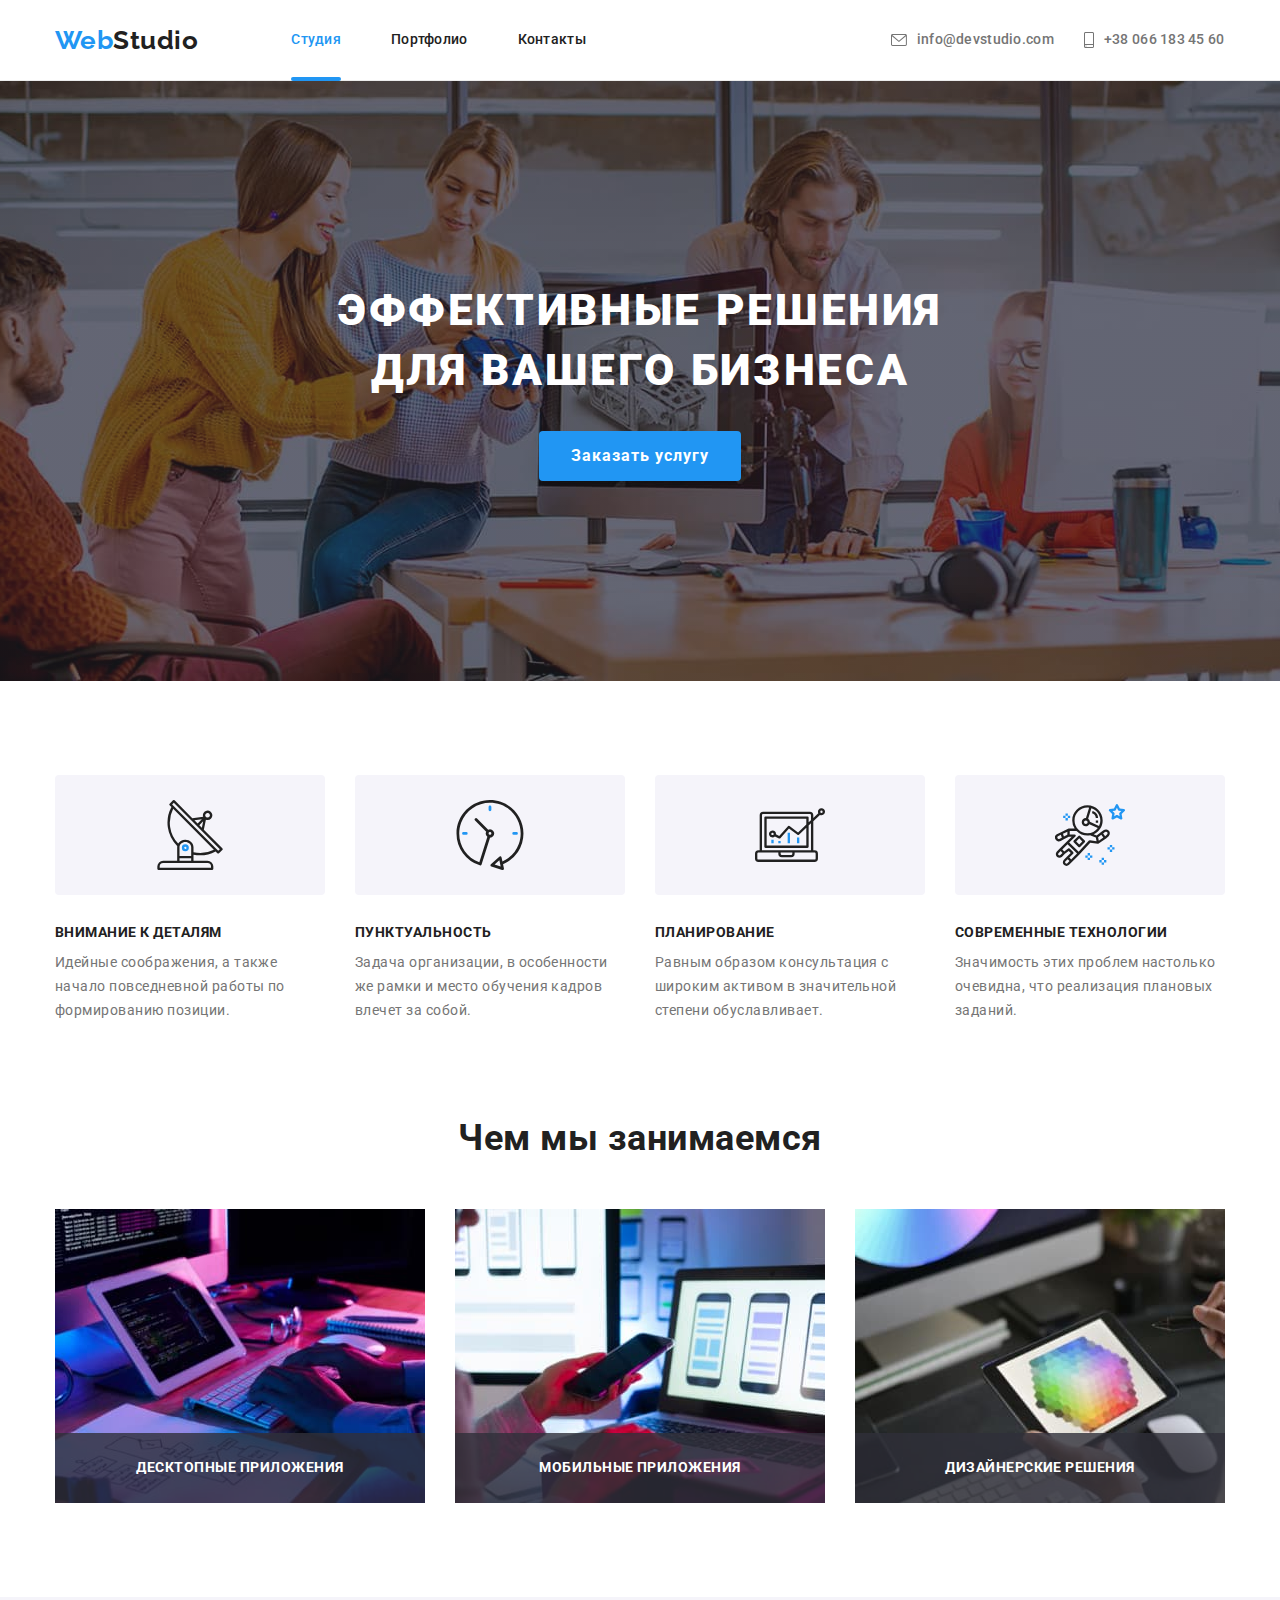
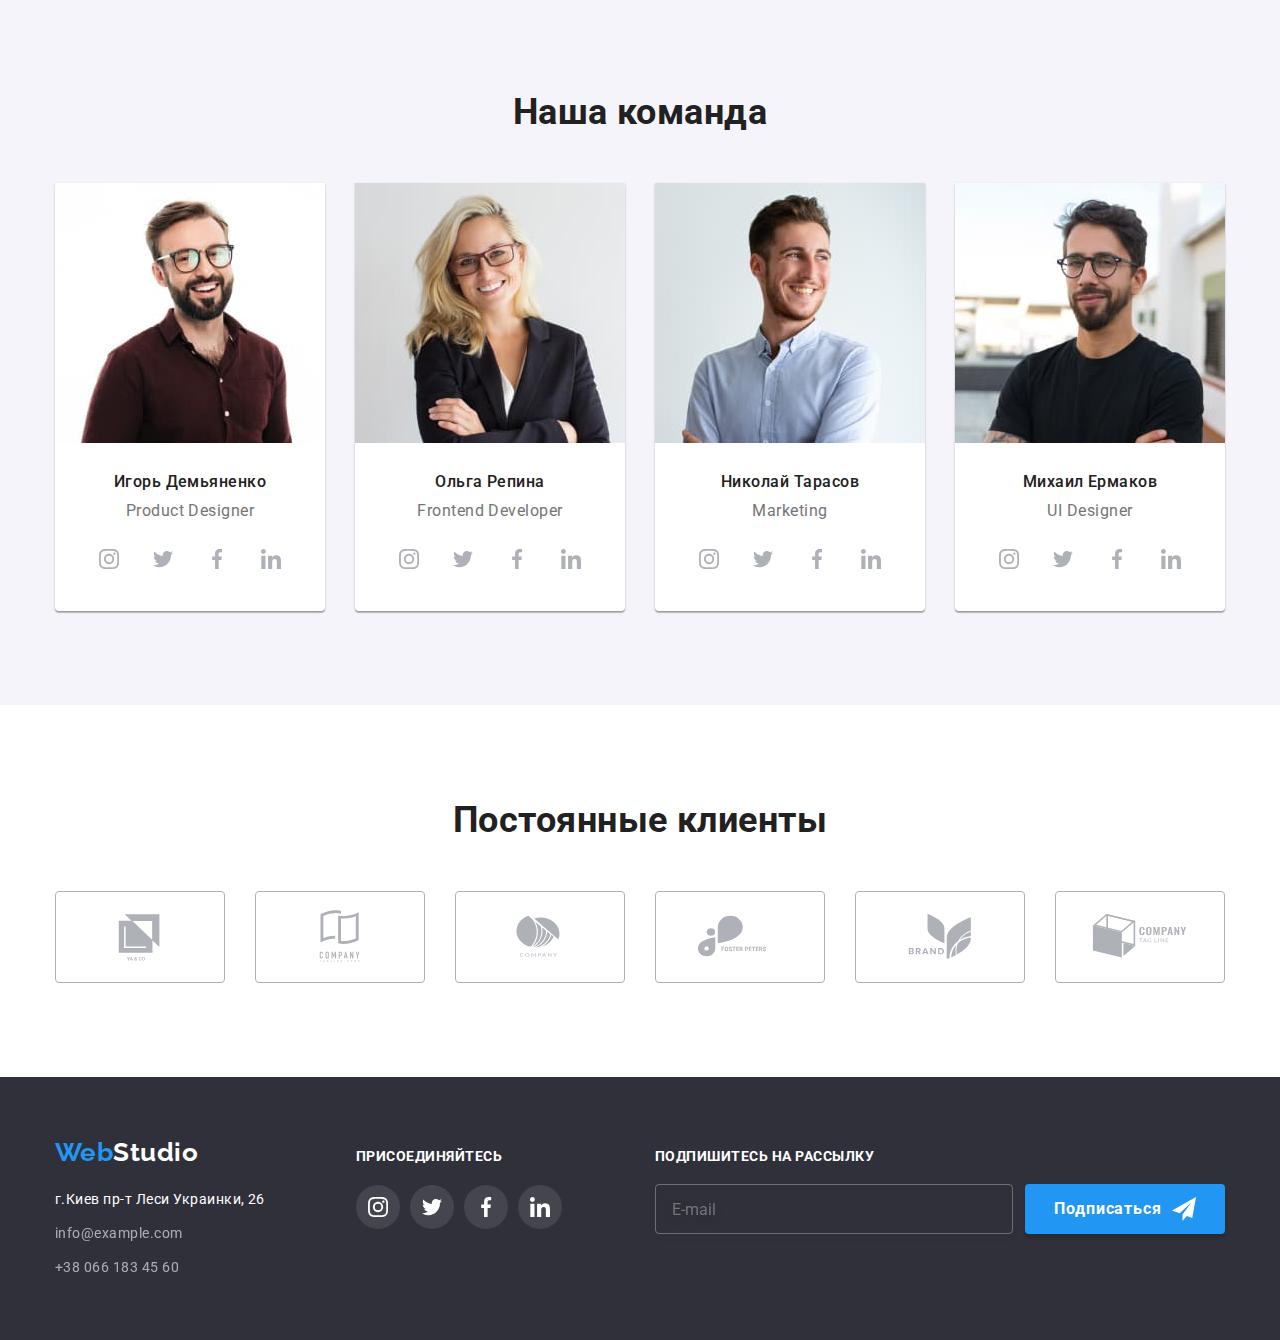
<file: index.html>
<!DOCTYPE html>
<html lang="en">
  <head>
    <meta charset="UTF-8" />
    <meta http-equiv="X-UA-Compatible" content="IE=edge" />
    <meta name="viewport" content="width=device-width, initial-scale=1.0" />
    <title>WebStudio</title>
    <link rel="preconnect" href="https://fonts.googleapis.com" />
    <link rel="preconnect" href="https://fonts.gstatic.com" crossorigin />
    <link
      href="https://fonts.googleapis.com/css2?family=Raleway:wght@700&family=Roboto:wght@400;500;700;900&display=swap"
      rel="stylesheet"
    />
    <link
      rel="stylesheet"
      href="https://cdnjs.cloudflare.com/ajax/libs/modern-normalize/1.1.0/modern-normalize.min.css"
    />
    <link rel="stylesheet" href="./css/main.min.css" />
  </head>
  <body>
    <!-- Header -->
    <header class="page-header">
      <div class="container main-header">
        <nav class="site-nav">
          <a href="./index.html" class="logo"><span class="logo--web-color">Web</span>Studio</a>
          <div class="menu-container">
            <ul class="site-nav__list list">
              <li class="site-nav__item">
                <a href="./index.html" class="site-nav__link site-nav__link--active">Студия</a>
              </li>
              <li class="site-nav__item">
                <a href="./portfolio.html" class="site-nav__link">Портфолио</a>
              </li>
              <li class="site-nav__item">
                <a href="" class="site-nav__link">Контакты</a>
              </li>
            </ul>
            <ul class="contact-header__list list">
              <li class="contact-header__item">
                <a href="mailto:info@devstudio.com" class="contact-header__link"
                  ><svg class="contact-header__icon" width="16px" height="12px">
                    <use href="./images/icons.svg#icon-email"></use></svg
                  >info@devstudio.com</a
                >
              </li>
              <li class="contact-header__item">
                <a href="tel:+380661834560" class="contact-header__link"
                  ><svg class="contact-header__icon" width="10px" height="16px">
                    <use href="./images/icons.svg#icon-phone"></use></svg
                  >+38 066 183 45 60</a
                >
              </li>
            </ul>
          </div>
          <button type="button" class="menu-open-button" aria-expanded="false" data-menu-button>
            <svg width="40px" height="40px" aria-label="Menu Switcher">
              <use class="icon-menu" href="./images/icons.svg#icon-menu"></use>
            </svg>
          </button>
        </nav>
      </div>
      <div class="mob-menu is-hidden">
        <button type="button" class="menu-close-button" aria-expanded="false" data-menu-button>
          <svg width="40px" height="40px" aria-label="Menu Switcher">
            <use class="icon-close" href="./images/icons.svg#icon-close"></use>
          </svg>
        </button>
        <div class="container">
          <div class="mob-menu__top">
            <ul class="mob-menu-nav__list list">
              <li class="mob-menu-nav__item">
                <a href="./index.html" class="mob-menu-nav__link mob-menu-nav__link--active"
                  >Студия</a
                >
              </li>
              <li class="mob-menu-nav__item">
                <a href="./portfolio.html" class="mob-menu-nav__link">Портфолио</a>
              </li>
              <li class="mob-menu-nav__item">
                <a href="" class="mob-menu-nav__link">Контакты</a>
              </li>
            </ul>
          </div>
          <div class="mob-menu__bottom">
            <ul class="mob-menu__contact-list list">
              <li class="mob-menu__contact-item">
                <a href="tel:+380661834560" class="mob-menu__link mob-menu__link--active">
                  +38 066 183 45 60</a
                >
              </li>
              <li class="mob-menu__contact-item">
                <a href="mailto:info@devstudio.com" class="mob-menu__link"> info@devstudio.com</a>
              </li>
            </ul>
            <ul class="mob-menu__social-list list">
              <li class="mob-menu__social-item">
                <a
                  class="mob-menu__social-link link"
                  href="http://instagram.com"
                  target="_blank"
                  aria-label="Instagram"
                  >Instagram</a
                >
              </li>
              <li class="mob-menu__social-item">
                <a
                  class="mob-menu__social-link link"
                  href="http://twitter.com"
                  target="_blank"
                  aria-label="Twitter"
                  >Twitter</a
                >
              </li>
              <li class="mob-menu__social-item">
                <a
                  class="mob-menu__social-link link"
                  href="http://facebook.com"
                  target="_blank"
                  aria-label="Facebook"
                >
                  Facebook
                </a>
              </li>
              <li class="mob-menu__social-item">
                <a
                  class="mob-menu__social-link link"
                  href="http://linkedin.com"
                  target="_blank"
                  aria-label="LinkedIn"
                  >LinkedIn</a
                >
              </li>
            </ul>
          </div>
        </div>
      </div>
    </header>

    <!-- Main Content -->
    <main>
      <!-- Hero Section -->
      <section class="section-hero">
        <div class="container">
          <h1 class="section-heading section-heading--hero">
            Эффективные решения для вашего бизнеса
          </h1>
          <button class="button--accent" type="button" data-modal-open>Заказать услугу</button>
        </div>
      </section>

      <!-- Features Section -->
      <section class="section features">
        <div class="container">
          <h2 class="features--visually-hidden">Наши особенности</h2>
          <ul class="features__list list">
            <li class="features__item">
              <div class="features__icon-container">
                <svg width="70px" height="70px">
                  <use href="./images/icons.svg#icon-antenna"></use>
                </svg>
              </div>
              <h3 class="features__heading">Внимание к деталям</h3>
              <p class="features-text">
                Идейные соображения, а также начало повседневной работы по формированию позиции.
              </p>
            </li>
            <li class="features__item">
              <div class="features__icon-container">
                <svg width="70px" height="70px">
                  <use href="./images/icons.svg#icon-clock"></use>
                </svg>
              </div>
              <h3 class="features__heading">Пунктуальность</h3>
              <p class="features-text">
                Задача организации, в особенности же рамки и место обучения кадров влечет за собой.
              </p>
            </li>
            <li class="features__item">
              <div class="features__icon-container">
                <svg width="70px" height="70px">
                  <use href="./images/icons.svg#icon-diagram"></use>
                </svg>
              </div>
              <h3 class="features__heading">Планирование</h3>
              <p class="features-text">
                Равным образом консультация с широким активом в значительной степени обуславливает.
              </p>
            </li>
            <li class="features__item">
              <div class="features__icon-container">
                <svg width="70px" height="70px">
                  <use href="./images/icons.svg#icon-astronaut"></use>
                </svg>
              </div>
              <h3 class="features__heading">Современные технологии</h3>
              <p class="features-text">
                Значимость этих проблем настолько очевидна, что реализация плановых заданий.
              </p>
            </li>
          </ul>
        </div>
      </section>

      <!-- About-Us Section -->
      <section class="section about-us">
        <div class="container">
          <h2 class="section-heading">Чем мы занимаемся</h2>
          <ul class="about-us__list list">
            <li class="about-us__item">
              <div class="about-us__card-container">
                <picture>
                  <source
                    srcset="./images/todo-img1.jpg 1x, ./images/todo-img1-2x.jpg 2x"
                    media="(min-width:1200px)"
                  />
                  <img src="./images/todo-img1.jpg" alt="Планирование модели" width="370px" />
                </picture>
                <div class="about-us__text-container">
                  <p class="about-us__text">Десктопные приложения</p>
                </div>
              </div>
            </li>
            <li class="about-us__item">
              <div class="about-us__card-container">
                <picture>
                  <source
                    srcset="./images/todo-img2.jpg 1x, ./images/todo-img2-2x.jpg 2x"
                    media="(min-width:1200px)"
                  />
                  <img
                    src="./images/todo-img2.jpg"
                    alt="Тестирование дизайна приложения"
                    width="370px"
                  />
                </picture>
                <div class="about-us__text-container">
                  <p class="about-us__text">Мобильные приложения</p>
                </div>
              </div>
            </li>
            <li class="about-us__item">
              <div class="about-us__card-container">
                <picture>
                  <source
                    srcset="./images/todo-img3.jpg 1x, ./images/todo-img3-2x.jpg 2x"
                    media="(min-width:1200px)"
                  />
                  <img src="./images/todo-img3.jpg" alt="Дизайнерские решения" width="370px" />
                </picture>
                <div class="about-us__text-container">
                  <p class="about-us__text">Дизайнерские решения</p>
                </div>
              </div>
            </li>
          </ul>
        </div>
      </section>

      <!-- Our Team Section -->
      <section class="section our-team">
        <div class="container">
          <h2 class="section-heading">Наша команда</h2>
          <ul class="our-team__list list">
            <li class="our-team__item">
              <picture>
                <source
                  srcset="./images/team-img-1-desktop.jpg 1x, ./images/team-img-1-desktop-2x.jpg 2x"
                  media="(min-width:1200px)"
                />
                <source
                  srcset="./images/team-img-1-tab.jpg 1x, ./images/team-img-1-tab-2x.jpg 2x"
                  media="(min-width:768px)"
                />
                <source
                  srcset="./images/team-img-1-mob.jpg 1x, ./images/team-img-1-mob-2x.jpg 2x"
                  media="(min-width:320px)"
                />
                <img
                  class="our-team__img"
                  src="./images/team-img-1-mob.jpg"
                  alt="Игорь Демьяненко"
                  width="450px"
                />
              </picture>

              <div class="our-team__description-container">
                <h3 class="our-team__name">Игорь Демьяненко</h3>
                <p class="our-team__position-name">Product Designer</p>
                <ul class="our-team__social-list list">
                  <li class="our-team__social-item">
                    <a
                      class="our-team__social-link link"
                      href="http://instagram.com"
                      target="_blank"
                      aria-label="instagram"
                      ><svg width="20px" height="20px">
                        <use href="./images/icons.svg#instagram-icon"></use></svg
                    ></a>
                  </li>
                  <li class="our-team__social-item">
                    <a
                      class="our-team__social-link link"
                      href="http://twitter.com"
                      target="_blank"
                      aria-label="twitter"
                      ><svg width="20px" height="20px">
                        <use href="./images/icons.svg#twitter-icon"></use></svg
                    ></a>
                  </li>
                  <li class="our-team__social-item">
                    <a
                      class="our-team__social-link link"
                      href="http://facebook.com"
                      target="_blank"
                      aria-label="facebook"
                      ><svg width="20px" height="20px">
                        <use href="./images/icons.svg#facebook-icon"></use></svg
                    ></a>
                  </li>
                  <li class="our-team__social-item">
                    <a
                      class="our-team__social-link link"
                      href="http://linkedin.com"
                      target="_blank"
                      aria-label="linkedin"
                      ><svg width="20px" height="20px">
                        <use href="./images/icons.svg#linkedin-icon"></use></svg
                    ></a>
                  </li>
                </ul>
              </div>
            </li>
            <li class="our-team__item">
              <picture>
                <source
                  srcset="./images/team-img-2-desktop.jpg 1x, ./images/team-img-2-desktop-2x.jpg 2x"
                  media="(min-width:1200px)"
                />
                <source
                  srcset="./images/team-img-2-tab.jpg 1x, ./images/team-img-2-tab-2x.jpg 2x"
                  media="(min-width:768px)"
                />
                <source
                  srcset="./images/team-img-2-mob.jpg 1x, ./images/team-img-2-mob-2x.jpg 2x"
                  media="(min-width:320px)"
                />
                <img
                  class="our-team__img"
                  src="./images/team-img-2-mob.jpg"
                  alt="Ольга Репина"
                  width="450px"
                />
              </picture>
              <div class="our-team__description-container">
                <h3 class="our-team__name">Ольга Репина</h3>
                <p class="our-team__position-name">Frontend Developer</p>
                <ul class="our-team__social-list list">
                  <li class="our-team__social-item">
                    <a
                      class="our-team__social-link link"
                      href="http://instagram.com"
                      target="_blank"
                      aria-label="instagram"
                      ><svg width="20px" height="20px">
                        <use href="./images/icons.svg#instagram-icon"></use></svg
                    ></a>
                  </li>
                  <li class="our-team__social-item">
                    <a
                      class="our-team__social-link link"
                      href="http://twitter.com"
                      target="_blank"
                      aria-label="twitter"
                      ><svg width="20px" height="20px">
                        <use href="./images/icons.svg#twitter-icon"></use></svg
                    ></a>
                  </li>
                  <li class="our-team__social-item">
                    <a
                      class="our-team__social-link link"
                      href="http://facebook.com"
                      target="_blank"
                      aria-label="facebook"
                      ><svg width="20px" height="20px">
                        <use href="./images/icons.svg#facebook-icon"></use></svg
                    ></a>
                  </li>
                  <li class="our-team__social-item">
                    <a
                      class="our-team__social-link link"
                      href="http://linkedin.com"
                      target="_blank"
                      aria-label="linkedin"
                      ><svg width="20px" height="20px">
                        <use href="./images/icons.svg#linkedin-icon"></use></svg
                    ></a>
                  </li>
                </ul>
              </div>
            </li>
            <li class="our-team__item">
              <picture>
                <source
                  srcset="./images/team-img-3-desktop.jpg 1x, ./images/team-img-3-desktop-2x.jpg 2x"
                  media="(min-width:1200px)"
                />
                <source
                  srcset="./images/team-img-3-tab.jpg 1x, ./images/team-img-3-tab-2x.jpg 2x"
                  media="(min-width:768px)"
                />
                <source
                  srcset="./images/team-img-3-mob.jpg 1x, ./images/team-img-3-mob-2x.jpg 2x"
                  media="(min-width:320px)"
                />
                <img
                  class="our-team__img"
                  src="./images/team-img-3-mob.jpg"
                  alt="Николай Тарасов"
                  width="450px"
                />
              </picture>
              <div class="our-team__description-container">
                <h3 class="our-team__name">Николай Тарасов</h3>
                <p class="our-team__position-name">Marketing</p>
                <ul class="our-team__social-list list">
                  <li class="our-team__social-item">
                    <a
                      class="our-team__social-link link"
                      href="http://instagram.com"
                      target="_blank"
                      aria-label="instagram"
                      ><svg width="20px" height="20px">
                        <use href="./images/icons.svg#instagram-icon"></use></svg
                    ></a>
                  </li>
                  <li class="our-team__social-item">
                    <a
                      class="our-team__social-link link"
                      href="http://twitter.com"
                      target="_blank"
                      aria-label="twitter"
                      ><svg width="20px" height="20px">
                        <use href="./images/icons.svg#twitter-icon"></use></svg
                    ></a>
                  </li>
                  <li class="our-team__social-item">
                    <a
                      class="our-team__social-link link"
                      href="http://facebook.com"
                      target="_blank"
                      aria-label="facebook"
                      ><svg width="20px" height="20px">
                        <use href="./images/icons.svg#facebook-icon"></use></svg
                    ></a>
                  </li>
                  <li class="our-team__social-item">
                    <a
                      class="our-team__social-link link"
                      href="http://linkedin.com"
                      target="_blank"
                      aria-label="linkedin"
                      ><svg width="20px" height="20px">
                        <use href="./images/icons.svg#linkedin-icon"></use></svg
                    ></a>
                  </li>
                </ul>
              </div>
            </li>
            <li class="our-team__item">
              <picture>
                <source
                  srcset="./images/team-img-4-desktop.jpg 1x, ./images/team-img-4-desktop-2x.jpg 2x"
                  media="(min-width:1200px)"
                />
                <source
                  srcset="./images/team-img-4-tab.jpg 1x, ./images/team-img-4-tab-2x.jpg 2x"
                  media="(min-width:768px)"
                />
                <source
                  srcset="./images/team-img-4-mob.jpg 1x, ./images/team-img-4-mob-2x.jpg 2x"
                  media="(min-width:320px)"
                />
                <img
                  class="our-team__img"
                  src="./images/team-img-4-mob.jpg"
                  alt="Михаил Ермаков"
                  width="450px"
                />
              </picture>
              <div class="our-team__description-container">
                <h3 class="our-team__name">Михаил Ермаков</h3>
                <p class="our-team__position-name">UI Designer</p>
                <ul class="our-team__social-list list">
                  <li class="our-team__social-item">
                    <a
                      class="our-team__social-link link"
                      href="http://instagram.com"
                      target="_blank"
                      aria-label="instagram"
                      ><svg width="20px" height="20px">
                        <use href="./images/icons.svg#instagram-icon"></use></svg
                    ></a>
                  </li>
                  <li class="our-team__social-item">
                    <a
                      class="our-team__social-link link"
                      href="http://twitter.com"
                      target="_blank"
                      aria-label="twitter"
                      ><svg width="20px" height="20px">
                        <use href="./images/icons.svg#twitter-icon"></use></svg
                    ></a>
                  </li>
                  <li class="our-team__social-item">
                    <a
                      class="our-team__social-link link"
                      href="http://facebook.com"
                      target="_blank"
                      aria-label="facebook"
                      ><svg width="20px" height="20px">
                        <use href="./images/icons.svg#facebook-icon"></use></svg
                    ></a>
                  </li>
                  <li class="our-team__social-item">
                    <a
                      class="our-team__social-link link"
                      href="http://linkedin.com"
                      target="_blank"
                      aria-label="linkedin"
                      ><svg width="20px" height="20px">
                        <use href="./images/icons.svg#linkedin-icon"></use></svg
                    ></a>
                  </li>
                </ul>
              </div>
            </li>
          </ul>
        </div>
      </section>

      <!-- Our Clients Section -->
      <section class="section our-clients">
        <div class="container">
          <h2 class="section-heading">Постоянные клиенты</h2>
          <ul class="our-clients__list list">
            <li class="our-clients__item">
              <a class="our-clients__link link" href="" aria-label="company-logo">
                <svg width="106" height="60"><use href="./images/icons.svg#icon-logo-1"></use></svg
              ></a>
            </li>
            <li class="our-clients__item">
              <a class="our-clients__link link" href="" aria-label="company-logo">
                <svg width="106" height="60"><use href="./images/icons.svg#icon-logo-2"></use></svg
              ></a>
            </li>
            <li class="our-clients__item">
              <a class="our-clients__link link" href="" aria-label="company-logo">
                <svg width="106" height="60"><use href="./images/icons.svg#icon-logo-3"></use></svg
              ></a>
            </li>
            <li class="our-clients__item">
              <a class="our-clients__link link" href="" aria-label="company-logo">
                <svg width="106" height="60"><use href="./images/icons.svg#icon-logo-4"></use></svg
              ></a>
            </li>
            <li class="our-clients__item">
              <a class="our-clients__link link" href="" aria-label="company-logo">
                <svg width="106" height="60"><use href="./images/icons.svg#icon-logo-5"></use></svg
              ></a>
            </li>
            <li class="our-clients__item">
              <a class="our-clients__link link" href="" aria-label="company-logo">
                <svg width="106" height="60"><use href="./images/icons.svg#icon-logo-6"></use></svg
              ></a>
            </li>
          </ul>
        </div>
      </section>
    </main>

    <!-- Footer Section -->
    <footer class="footer">
      <div class="footer__positioning container">
        <div class="footer__contacts-container">
          <a href="./index.html" class="logo logo__footer"
            ><span class="logo--web-color">Web</span
            ><span class="logo--studio-color">Studio</span></a
          >
          <address>
            <ul class="footer__address-list list">
              <li class="footer__address-item">
                <a
                  class="footer__address-link"
                  href="https://goo.gl/maps/GCz9mcJcmjAWSKVcA"
                  target="_blank"
                  lang="ru"
                  >г.Киев пр-т Леси Украинки, 26</a
                >
              </li>
              <li class="footer__address-item">
                <a
                  class="footer__address-link footer__address-link--opacity"
                  href="mailto:info@example.com"
                  target="_blank"
                  >info@example.com</a
                >
              </li>
              <li class="footer__address-item">
                <a
                  class="footer__address-link footer__address-link--opacity"
                  href="tel:+380661834560"
                  target="_blank"
                  >+38 066 183 45 60</a
                >
              </li>
            </ul>
          </address>
        </div>
        <div class="footer__links-container">
          <p class="footer__social-heading">присоединяйтесь</p>
          <ul class="footer__social-list list">
            <li class="footer__social-item">
              <a
                class="footer__social-link link"
                href="http://instagram.com"
                target="_blank"
                aria-label="instagram"
                ><svg width="20px" height="20px">
                  <use href="./images/icons.svg#instagram-icon"></use></svg
              ></a>
            </li>
            <li class="footer__social-item">
              <a
                class="footer__social-link link"
                href="http://twitter.com"
                target="_blank"
                aria-label="instagram"
                ><svg width="20px" height="20px">
                  <use href="./images/icons.svg#twitter-icon"></use></svg
              ></a>
            </li>
            <li class="footer__social-item">
              <a
                class="footer__social-link link"
                href="http://facebook.com"
                target="_blank"
                aria-label="instagram"
                ><svg width="20px" height="20px">
                  <use href="./images/icons.svg#facebook-icon"></use></svg
              ></a>
            </li>
            <li class="footer__social-item">
              <a
                class="footer__social-link link"
                href="http://linkedin.com"
                target="_blank"
                aria-label="instagram"
                ><svg width="20px" height="20px">
                  <use href="./images/icons.svg#linkedin-icon"></use></svg
              ></a>
            </li>
          </ul>
        </div>
        <div class="footer__subscribe-container">
          <b class="footer__subscribe-text">Подпишитесь на рассылку</b>
          <form class="footer__subscribe-form" autocomplete="off">
            <label class="footer--visually-hidden" for="email">Email</label>
            <input
              class="footer__email-field"
              type="email"
              id="email"
              name="user_email"
              placeholder="E-mail"
            />
            <button class="footer__subscribe-button" type="submit">
              <span class="footer__button-text"
                >Подписаться
                <svg class="footer__subcribe-icon" width="24px" height="24px">
                  <use href="./images/icons.svg#icon-send"></use>
                </svg>
              </span>
            </button>
          </form>
        </div>
      </div>
    </footer>

    <!-- Backdrop Contact-Form -->
    <div class="backdrop backdrop__is-hidden" data-modal>
      <div class="backdrop__modal">
        <button class="backdrop__modal-btn-close" type="button" data-modal-close>
          <svg width="11" height="11"><use href="./images/icons.svg#icon-modal-close"></use></svg>
        </button>
        <span class="backdrop__text">Оставьте свои данные, мы вам перезвоним</span>

        <form class="contact-form" autocomplete="off">
          <label for="first_name" class="contact-form__text">Имя</label>
          <div class="contact-form__input-container">
            <input
              class="contact-form__input-field"
              type="text"
              name="first_name"
              id="first_name"
              required
            />
            <svg class="contact-form__input-icon" width="15px" height="15px">
              <use href="./images/icons.svg#icon-username"></use>
            </svg>
          </div>
          <label for="phone_number" class="contact-form__text">Телефон</label>
          <div class="contact-form__input-container">
            <input
              class="contact-form__input-field"
              type="tel"
              name="phone_number"
              id="phone_number"
              required
            />
            <svg class="contact-form__input-icon" width="15px" height="15px">
              <use href="./images/icons.svg#icon-phone-2"></use>
            </svg>
          </div>

          <label for="email-field" class="contact-form__text">Почта</label>
          <div class="contact-form__input-container">
            <input
              class="contact-form__input-field"
              type="email"
              name="email"
              id="email-field"
              required
            />
            <svg class="contact-form__input-icon" width="15px" height="15px">
              <use href="./images/icons.svg#icon-email-2"></use>
            </svg>
          </div>

          <label for="comment" class="contact-form__text">Комментарий</label>
          <textarea
            class="contact-form__input-field-comment"
            name="comment"
            id="comment"
            cols="30"
            rows="10"
            placeholder="Введите текст"
            required
          ></textarea>

          <!-- Design of checkbox -->
          <label class="agreement">
            <span class="checkbox-container">
              <input class="checkbox visually-hidden" type="checkbox" name="agreement" required />
              <svg class="checkbox__icon--checked" width="16" height="15">
                <use href="./images/icons.svg#icon-checkbox"></use>
              </svg>
              <span class="checkbox__icon--unchecked"></span>
            </span>
            <!--  -->
            <span class="agreement__label"
              >Соглашаюсь с рассылкой и принимаю
              <a class="agreement__link" href="" target="_blank" rel="noopener noreferrer"
                >Условия договора</a
              >
            </span>
          </label>

          <button class="contact-form__submit-button" type="submit">Отправить</button>
        </form>
      </div>
    </div>

    <!-- JS script -->
    <script>
      const { height: headerHeight } = document
        .querySelector('.header-class')
        .getBoundingClientRect();
      document.body.style.paddingTop = `${headerHeight}px`;
    </script>
    <script src="./js/modal.js"></script>
    <script src="./js/mobile-menu.js"></script>
  </body>
</html>
</file>
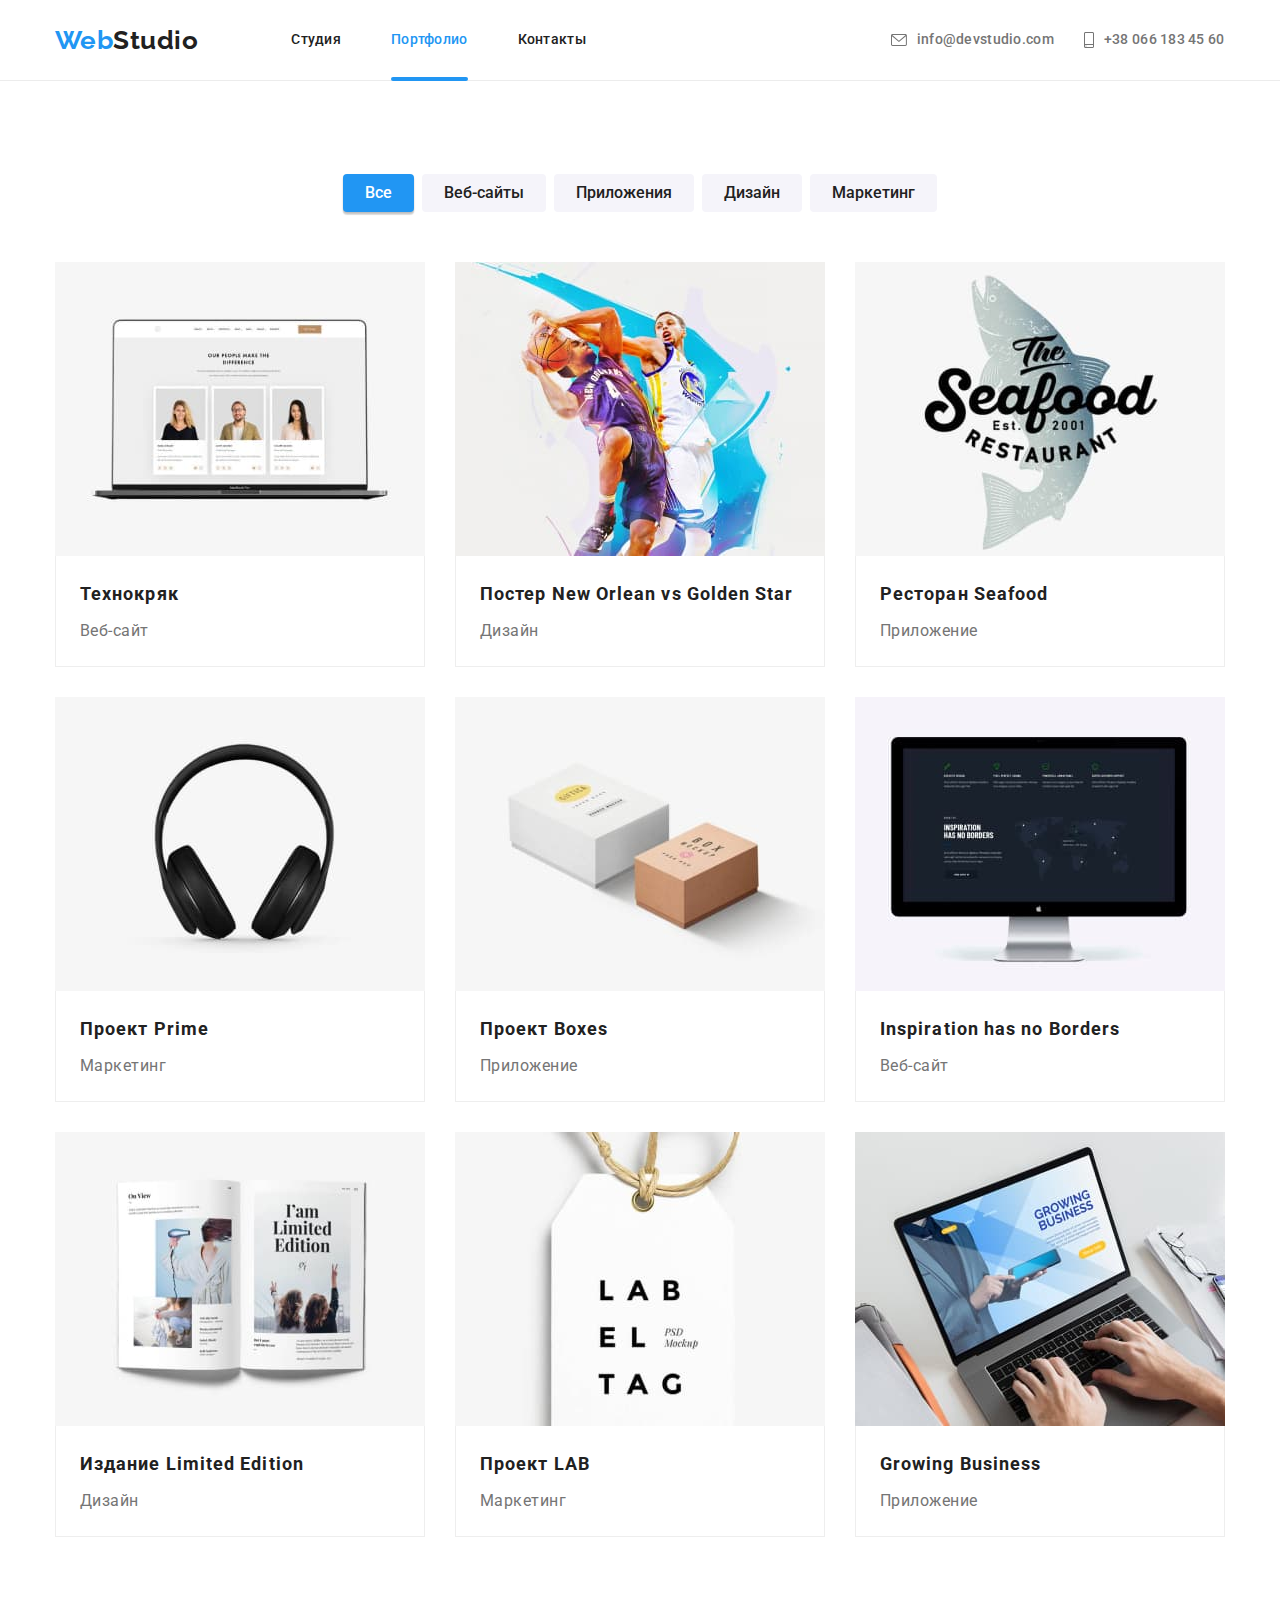
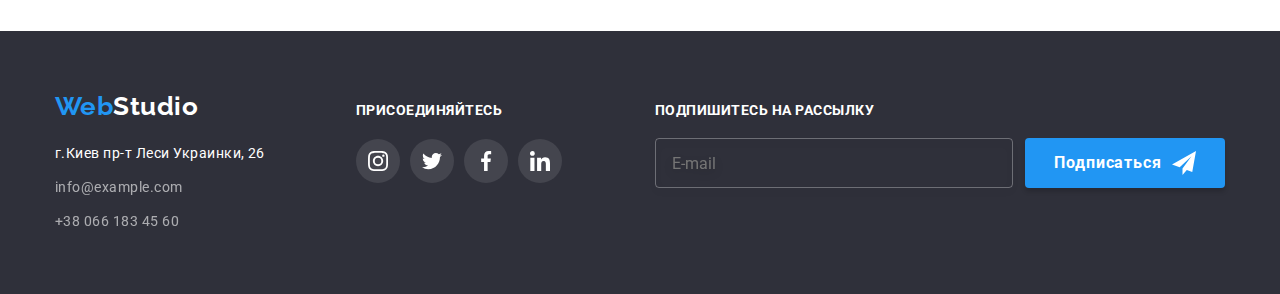
<file: portfolio.html>
<!DOCTYPE html>
<html lang="en">
  <head>
    <meta charset="UTF-8" />
    <meta http-equiv="X-UA-Compatible" content="IE=edge" />
    <meta name="viewport" content="width=device-width, initial-scale=1.0" />
    <title>Portfolio</title>
    <link rel="preconnect" href="https://fonts.googleapis.com" />
    <link rel="preconnect" href="https://fonts.gstatic.com" crossorigin />
    <link
      href="https://fonts.googleapis.com/css2?family=Raleway:wght@700&family=Roboto:wght@400;500;700;900&display=swap"
      rel="stylesheet"
    />
    <link
      rel="stylesheet"
      href="https://cdnjs.cloudflare.com/ajax/libs/modern-normalize/1.1.0/modern-normalize.min.css"
    />
    <link rel="stylesheet" href="./css/main.min.css" />
  </head>
  <body>
    <!-- Header -->
    <header class="page-header">
      <div class="container main-header">
        <nav class="site-nav">
          <a href="./index.html" class="logo"><span class="logo--web-color">Web</span>Studio</a>
          <div class="menu-container">
            <ul class="site-nav__list list">
              <li class="site-nav__item">
                <a href="./index.html" class="site-nav__link">Студия</a>
              </li>
              <li class="site-nav__item">
                <a href="./portfolio.html" class="site-nav__link site-nav__link--active"
                  >Портфолио</a
                >
              </li>
              <li class="site-nav__item">
                <a href="" class="site-nav__link">Контакты</a>
              </li>
            </ul>
            <ul class="contact-header__list list">
              <li class="contact-header__item">
                <a href="mailto:info@devstudio.com" class="contact-header__link"
                  ><svg class="contact-header__icon" width="16px" height="12px">
                    <use href="./images/icons.svg#icon-email"></use></svg
                  >info@devstudio.com</a
                >
              </li>
              <li class="contact-header__item">
                <a href="tel:+380661834560" class="contact-header__link"
                  ><svg class="contact-header__icon" width="10px" height="16px">
                    <use href="./images/icons.svg#icon-phone"></use></svg
                  >+38 066 183 45 60</a
                >
              </li>
            </ul>
          </div>
          <button type="button" class="menu-open-button" aria-expanded="false" data-menu-button>
            <svg width="40px" height="40px" aria-label="Menu Switcher">
              <use class="icon-menu" href="./images/icons.svg#icon-menu"></use>
            </svg>
          </button>
        </nav>
      </div>
      <div class="mob-menu is-hidden">
        <button type="button" class="menu-close-button" aria-expanded="false" data-menu-button>
          <svg width="40px" height="40px" aria-label="Menu Switcher">
            <use class="icon-close" href="./images/icons.svg#icon-close"></use>
          </svg>
        </button>
        <div class="container">
          <div class="mob-menu__top">
            <ul class="mob-menu-nav__list list">
              <li class="mob-menu-nav__item">
                <a href="./index.html" class="mob-menu-nav__link">Студия</a>
              </li>
              <li class="mob-menu-nav__item">
                <a href="./portfolio.html" class="mob-menu-nav__link mob-menu-nav__link--active"
                  >Портфолио</a
                >
              </li>
              <li class="mob-menu-nav__item">
                <a href="" class="mob-menu-nav__link">Контакты</a>
              </li>
            </ul>
          </div>
          <div class="mob-menu__bottom">
            <ul class="mob-menu__contact-list list">
              <li class="mob-menu__contact-item">
                <a href="tel:+380661834560" class="mob-menu__link mob-menu__link--active">
                  +38 066 183 45 60</a
                >
              </li>
              <li class="mob-menu__contact-item">
                <a href="mailto:info@devstudio.com" class="mob-menu__link"> info@devstudio.com</a>
              </li>
            </ul>
            <ul class="mob-menu__social-list list">
              <li class="mob-menu__social-item">
                <a
                  class="mob-menu__social-link link"
                  href="http://instagram.com"
                  target="_blank"
                  aria-label="Instagram"
                  >Instagram</a
                >
              </li>
              <li class="mob-menu__social-item">
                <a
                  class="mob-menu__social-link link"
                  href="http://twitter.com"
                  target="_blank"
                  aria-label="Twitter"
                  >Twitter</a
                >
              </li>
              <li class="mob-menu__social-item">
                <a
                  class="mob-menu__social-link link"
                  href="http://facebook.com"
                  target="_blank"
                  aria-label="Facebook"
                >
                  Facebook
                </a>
              </li>
              <li class="mob-menu__social-item">
                <a
                  class="mob-menu__social-link link"
                  href="http://linkedin.com"
                  target="_blank"
                  aria-label="LinkedIn"
                  >LinkedIn</a
                >
              </li>
            </ul>
          </div>
        </div>
      </div>
    </header>

    <!-- Portfolio Main Content -->
    <main>
      <section class="portfolio section">
        <div class="container">
          <h1 class="portfolio--visually-hidden">Наши работы</h1>
          <!-- button list -->
          <ul class="portfolio__btn-list list">
            <li class="portfolio__btn-item">
              <button type="button" class="portfolio__btn-name portfolio__btn-name--active">
                Все
              </button>
            </li>
            <li class="portfolio__btn-item">
              <button type="button" class="portfolio__btn-name">Веб-сайты</button>
            </li>
            <li class="portfolio__btn-item">
              <button type="button" class="portfolio__btn-name">Приложения</button>
            </li>
            <li class="portfolio__btn-item">
              <button type="button" class="portfolio__btn-name">Дизайн</button>
            </li>
            <li class="portfolio__btn-item">
              <button type="button" class="portfolio__btn-name">Маркетинг</button>
            </li>
          </ul>
          <!-- project list -->
          <ul class="portfolio__project-list list">
            <li class="portfolio__project-item">
              <a href="" class="portfolio__project-link link">
                <div class="portfolio__project-overlay">
                  <picture>
                    <source
                      srcset="./images/project-1-des.jpg 1x, ./images/project-1-des-2x.jpg 2x"
                      media="(min-width:1200px)"
                    />
                    <source
                      srcset="./images/project-1-tab.jpg 1x, ./images/project-1-tab-2x.jpg 2x"
                      media="(min-width:768px)"
                    />
                    <source
                      srcset="./images/project-1-mob.jpg 1x, ./images/project-1-mob-2x.jpg 2x"
                      media="(min-width:320px)"
                    />
                    <img
                      class="portfolio__project-img"
                      src="./images/project-1-mob.jpg"
                      alt="The picture of the web-site 'TechnoKryak'"
                      width="450px"
                    />
                  </picture>
                  <p class="portfolio__project-text">
                    Ресурс предлагает комплексные предложения с разным уровнем функционала и
                    сервисов. Все это позволит посетителю получить исчерпывающие сведения о компании
                    или частном лице.
                  </p>
                </div>
                <div class="portfolio__project-description">
                  <h2 class="portfolio__project-name">Технокряк</h2>
                  <p class="portfolio__project-type">Веб-сайт</p>
                </div>
              </a>
            </li>
            <li class="portfolio__project-item">
              <a href="" class="portfolio__project-link link">
                <div class="portfolio__project-overlay">
                  <picture>
                    <source
                      srcset="./images/project-2-des.jpg 1x, ./images/project-2-des-2x.jpg 2x"
                      media="(min-width:1200px)"
                    />
                    <source
                      srcset="./images/project-2-tab.jpg 1x, ./images/project-2-tab-2x.jpg 2x"
                      media="(min-width:768px)"
                    />
                    <source
                      srcset="./images/project-2-mob.jpg 1x, ./images/project-2-mob-2x.jpg 2x"
                      media="(min-width:320px)"
                    />
                    <img
                      class="portfolio__project-img"
                      src="./images/project-2-mob.jpg"
                      alt="The picture of the poster 'New Orlean vs Golden Star'"
                      width="450px"
                    />
                  </picture>
                  <p class="portfolio__project-text">
                    Ресурс предлагает комплексные предложения с разным уровнем функционала и
                    сервисов. Все это позволит посетителю получить исчерпывающие сведения о компании
                    или частном лице.
                  </p>
                </div>

                <div class="portfolio__project-description">
                  <h2 class="portfolio__project-name">Постер New Orlean vs Golden Star</h2>
                  <p class="portfolio__project-type">Дизайн</p>
                </div>
              </a>
            </li>
            <li class="portfolio__project-item">
              <a href="" class="portfolio__project-link link">
                <div class="portfolio__project-overlay">
                  <picture>
                    <source
                      srcset="./images/project-3-des.jpg 1x, ./images/project-3-des-2x.jpg 2x"
                      media="(min-width:1200px)"
                    />
                    <source
                      srcset="./images/project-3-tab.jpg 1x, ./images/project-3-tab-2x.jpg 2x"
                      media="(min-width:768px)"
                    />
                    <source
                      srcset="./images/project-3-mob.jpg 1x, ./images/project-3-mob-2x.jpg 2x"
                      media="(min-width:320px)"
                    />
                    <img
                      class="portfolio__project-img"
                      src="./images/project-3-mob.jpg"
                      alt="The picture of the 'Restaurant Seafood'"
                      width="450px"
                    />
                  </picture>

                  <p class="portfolio__project-text">
                    Ресурс предлагает комплексные предложения с разным уровнем функционала и
                    сервисов. Все это позволит посетителю получить исчерпывающие сведения о компании
                    или частном лице.
                  </p>
                </div>

                <div class="portfolio__project-description">
                  <h2 class="portfolio__project-name">Ресторан Seafood</h2>
                  <p class="portfolio__project-type">Приложение</p>
                </div>
              </a>
            </li>
            <li class="portfolio__project-item">
              <a href="" class="portfolio__project-link link">
                <div class="portfolio__project-overlay">
                  <picture>
                    <source
                      srcset="./images/project-4-des.jpg 1x, ./images/project-4-des-2x.jpg 2x"
                      media="(min-width:1200px)"
                    />
                    <source
                      srcset="./images/project-4-tab.jpg 1x, ./images/project-4-tab-2x.jpg 2x"
                      media="(min-width:768px)"
                    />
                    <source
                      srcset="./images/project-4-mob.jpg 1x, ./images/project-4-mob-2x.jpg 2x"
                      media="(min-width:320px)"
                    />
                    <img
                      class="portfolio__project-img"
                      src="./images/project-4-mob.jpg"
                      alt="The picture of the project Prime"
                      width="450px"
                    />
                  </picture>

                  <p class="portfolio__project-text">
                    Ресурс предлагает комплексные предложения с разным уровнем функционала и
                    сервисов. Все это позволит посетителю получить исчерпывающие сведения о компании
                    или частном лице.
                  </p>
                </div>

                <div class="portfolio__project-description">
                  <h2 class="portfolio__project-name">Проект Prime</h2>
                  <p class="portfolio__project-type">Маркетинг</p>
                </div>
              </a>
            </li>
            <li class="portfolio__project-item">
              <a href="" class="portfolio__project-link link">
                <div class="portfolio__project-overlay">
                  <picture>
                    <source
                      srcset="./images/project-5-des.jpg 1x, ./images/project-5-des-2x.jpg 2x"
                      media="(min-width:1200px)"
                    />
                    <source
                      srcset="./images/project-5-tab.jpg 1x, ./images/project-5-tab-2x.jpg 2x"
                      media="(min-width:768px)"
                    />
                    <source
                      srcset="./images/project-5-mob.jpg 1x, ./images/project-5-mob-2x.jpg 2x"
                      media="(min-width:320px)"
                    />
                    <img
                      class="portfolio__project-img"
                      src="./images/project-5-mob.jpg"
                      alt="The picture of the project Boxes"
                      width="450px"
                    />
                  </picture>
                  <p class="portfolio__project-text">
                    Ресурс предлагает комплексные предложения с разным уровнем функционала и
                    сервисов. Все это позволит посетителю получить исчерпывающие сведения о компании
                    или частном лице.
                  </p>
                </div>

                <div class="portfolio__project-description">
                  <h2 class="portfolio__project-name">Проект Boxes</h2>
                  <p class="portfolio__project-type">Приложение</p>
                </div>
              </a>
            </li>
            <li class="portfolio__project-item">
              <a href="" class="portfolio__project-link link">
                <div class="portfolio__project-overlay">
                  <picture>
                    <source
                      srcset="./images/project-6-des.jpg 1x, ./images/project-6-des-2x.jpg 2x"
                      media="(min-width:1200px)"
                    />
                    <source
                      srcset="./images/project-6-tab.jpg 1x, ./images/project-6-tab-2x.jpg 2x"
                      media="(min-width:768px)"
                    />
                    <source
                      srcset="./images/project-6-mob.jpg 1x, ./images/project-6-mob-2x.jpg 2x"
                      media="(min-width:320px)"
                    />
                    <img
                      class="portfolio__project-img"
                      src="./images/project-6-mob.jpg"
                      alt="The picture of the Inspiration has no Borders"
                      width="450px"
                    />
                  </picture>

                  <p class="portfolio__project-text">
                    Ресурс предлагает комплексные предложения с разным уровнем функционала и
                    сервисов. Все это позволит посетителю получить исчерпывающие сведения о компании
                    или частном лице.
                  </p>
                </div>

                <div class="portfolio__project-description">
                  <h2 class="portfolio__project-name">Inspiration has no Borders</h2>
                  <p class="portfolio__project-type">Веб-сайт</p>
                </div>
              </a>
            </li>
            <li class="portfolio__project-item">
              <a href="" class="portfolio__project-link link">
                <div class="portfolio__project-overlay">
                  <picture>
                    <source
                      srcset="./images/project-7-des.jpg 1x, ./images/project-7-des-2x.jpg 2x"
                      media="(min-width:1200px)"
                    />
                    <source
                      srcset="./images/project-7-tab.jpg 1x, ./images/project-7-tab-2x.jpg 2x"
                      media="(min-width:768px)"
                    />
                    <source
                      srcset="./images/project-7-mob.jpg 1x, ./images/project-7-mob-2x.jpg 2x"
                      media="(min-width:320px)"
                    />
                    <img
                      class="portfolio__project-img"
                      src="./images/project-7-mob.jpg"
                      alt="The picture of the Limited Edition"
                      width="450px"
                    />
                  </picture>
                  <p class="portfolio__project-text">
                    Ресурс предлагает комплексные предложения с разным уровнем функционала и
                    сервисов. Все это позволит посетителю получить исчерпывающие сведения о компании
                    или частном лице.
                  </p>
                </div>

                <div class="portfolio__project-description">
                  <h2 class="portfolio__project-name">Издание Limited Edition</h2>
                  <p class="portfolio__project-type">Дизайн</p>
                </div>
              </a>
            </li>
            <li class="portfolio__project-item">
              <a href="" class="portfolio__project-link link">
                <div class="portfolio__project-overlay">
                  <picture>
                    <source
                      srcset="./images/project-8-des.jpg 1x, ./images/project-8-des-2x.jpg 2x"
                      media="(min-width:1200px)"
                    />
                    <source
                      srcset="./images/project-8-tab.jpg 1x, ./images/project-8-tab-2x.jpg 2x"
                      media="(min-width:768px)"
                    />
                    <source
                      srcset="./images/project-8-mob.jpg 1x, ./images/project-8-mob-2x.jpg 2x"
                      media="(min-width:320px)"
                    />
                    <img
                      class="portfolio__project-img"
                      src="./images/project-8-mob.jpg"
                      alt="The picture of the Project LAB"
                      width="450px"
                    />
                  </picture>

                  <p class="portfolio__project-text">
                    Ресурс предлагает комплексные предложения с разным уровнем функционала и
                    сервисов. Все это позволит посетителю получить исчерпывающие сведения о компании
                    или частном лице.
                  </p>
                </div>

                <div class="portfolio__project-description">
                  <h2 class="portfolio__project-name">Проект LAB</h2>
                  <p class="portfolio__project-type">Маркетинг</p>
                </div>
              </a>
            </li>
            <li class="portfolio__project-item">
              <a href="" class="portfolio__project-link link">
                <div class="portfolio__project-overlay">
                  <picture>
                    <source
                      srcset="./images/project-9-des.jpg 1x, ./images/project-9-des-2x.jpg 2x"
                      media="(min-width:1200px)"
                    />
                    <source
                      srcset="./images/project-9-tab.jpg 1x, ./images/project-9-tab-2x.jpg 2x"
                      media="(min-width:768px)"
                    />
                    <source
                      srcset="./images/project-9-mob.jpg 1x, ./images/project-9-mob-2x.jpg 2x"
                      media="(min-width:320px)"
                    />
                    <img
                      class="portfolio__project-img"
                      src="./images/project-9-mob.jpg"
                      alt="The picture of the Growing Business"
                      width="450px"
                    />
                  </picture>

                  <p class="portfolio__project-text">
                    Ресурс предлагает комплексные предложения с разным уровнем функционала и
                    сервисов. Все это позволит посетителю получить исчерпывающие сведения о компании
                    или частном лице.
                  </p>
                </div>

                <div class="portfolio__project-description">
                  <h2 class="portfolio__project-name">Growing Business</h2>
                  <p class="portfolio__project-type">Приложение</p>
                </div>
              </a>
            </li>
          </ul>
        </div>
      </section>
    </main>

    <!-- Footer Section -->
    <footer class="footer">
      <div class="footer__positioning container">
        <div class="footer__contacts-container">
          <a href="./index.html" class="logo logo__footer"
            ><span class="logo--web-color">Web</span
            ><span class="logo--studio-color">Studio</span></a
          >
          <address>
            <ul class="footer__address-list list">
              <li class="footer__address-item">
                <a
                  class="footer__address-link"
                  href="https://goo.gl/maps/GCz9mcJcmjAWSKVcA"
                  target="_blank"
                  lang="ru"
                  >г.Киев пр-т Леси Украинки, 26</a
                >
              </li>
              <li class="footer__address-item">
                <a
                  class="footer__address-link footer__address-link--opacity"
                  href="mailto:info@example.com"
                  target="_blank"
                  >info@example.com</a
                >
              </li>
              <li class="footer__address-item">
                <a
                  class="footer__address-link footer__address-link--opacity"
                  href="tel:+380661834560"
                  target="_blank"
                  >+38 066 183 45 60</a
                >
              </li>
            </ul>
          </address>
        </div>
        <div>
          <p class="footer__social-heading">присоединяйтесь</p>
          <ul class="footer__social-list list">
            <li class="footer__social-item">
              <a
                class="footer__social-link link"
                href="http://instagram.com"
                target="_blank"
                aria-label="instagram"
                ><svg width="20px" height="20px">
                  <use href="./images/icons.svg#instagram-icon"></use></svg
              ></a>
            </li>
            <li class="footer__social-item">
              <a
                class="footer__social-link link"
                href="http://twitter.com"
                target="_blank"
                aria-label="instagram"
                ><svg width="20px" height="20px">
                  <use href="./images/icons.svg#twitter-icon"></use></svg
              ></a>
            </li>
            <li class="footer__social-item">
              <a
                class="footer__social-link link"
                href="http://facebook.com"
                target="_blank"
                aria-label="instagram"
                ><svg width="20px" height="20px">
                  <use href="./images/icons.svg#facebook-icon"></use></svg
              ></a>
            </li>
            <li class="footer__social-item">
              <a
                class="footer__social-link link"
                href="http://linkedin.com"
                target="_blank"
                aria-label="instagram"
                ><svg width="20px" height="20px">
                  <use href="./images/icons.svg#linkedin-icon"></use></svg
              ></a>
            </li>
          </ul>
        </div>
        <div class="footer__subscribe-container">
          <b class="footer__subscribe-text">Подпишитесь на рассылку</b>
          <form class="footer__subscribe-form" autocomplete="off">
            <label class="footer--visually-hidden" for="email">Email</label>
            <input
              class="footer__email-field"
              type="email"
              id="email"
              name="user_email"
              placeholder="E-mail"
            />
            <button class="footer__subscribe-button" type="submit">
              <span class="footer__button-text"
                >Подписаться
                <svg class="footer__subcribe-icon" width="24px" height="24px">
                  <use href="./images/icons.svg#icon-send"></use>
                </svg>
              </span>
            </button>
          </form>
        </div>
      </div>
    </footer>
    <script src="./js/mobile-menu.js"></script>
  </body>
</html>
</file>
<file: css/main.min.css>
body{color:#757575;font-family:Roboto,sans-serif;letter-spacing:.03em}h1,h2,h3,p{margin:0}img{display:block;max-width:100%;height:auto}.portfolio__project-list,.portfolio__btn-list,.footer__address-list,.footer__social-list,.our-clients__list,.our-team__social-list,.our-team__list,.about-us__list,.features__list,.mob-menu-nav__list,.mob-menu__social-list,.mob-menu__contact-list,.contact-header__list,.site-nav__list{padding:0;margin:0;list-style:none}.portfolio__project-link,.our-clients__link,.our-team__social-link,.mob-menu__social-link{text-decoration:none}.portfolio--visually-hidden,.checkbox,.footer--visually-hidden,.features--visually-hidden{position:absolute;width:1px;height:1px;margin:-1px;border:0;padding:0;white-space:nowrap;-webkit-clip-path:inset(100%);clip-path:inset(100%);clip:rect(0 0 0 0);overflow:hidden}.backdrop{z-index:10;position:fixed;top:0;left:0;width:100%;height:100%;background-color:rgba(0,0,0,.2);opacity:1;-webkit-transition:opacity 350ms cubic-bezier(0.4, 0, 0.2, 1);transition:opacity 350ms cubic-bezier(0.4, 0, 0.2, 1)}.backdrop__is-hidden{opacity:0;pointer-events:none}.backdrop__is-hidden .backdrop__modal{-webkit-transform:translate(-50%, -50%) scale(0.8);transform:translate(-50%, -50%) scale(0.8)}.backdrop__modal{position:absolute;top:50%;left:50%;padding:40px;-webkit-transform:translate(-50%, -50%) scale(1);transform:translate(-50%, -50%) scale(1);-webkit-transition:-webkit-transform 250ms cubic-bezier(0.4, 0, 0.2, 1);transition:-webkit-transform 250ms cubic-bezier(0.4, 0, 0.2, 1);transition:transform 250ms cubic-bezier(0.4, 0, 0.2, 1);transition:transform 250ms cubic-bezier(0.4, 0, 0.2, 1), -webkit-transform 250ms cubic-bezier(0.4, 0, 0.2, 1);width:90%;background-color:#fff;-webkit-box-shadow:0px 1px 3px rgba(0,0,0,.12),0px 1px 1px rgba(0,0,0,.14),0px 2px 1px rgba(0,0,0,.2);box-shadow:0px 1px 3px rgba(0,0,0,.12),0px 1px 1px rgba(0,0,0,.14),0px 2px 1px rgba(0,0,0,.2);border-radius:4px}@media screen and (min-width: 480px){.backdrop__modal{width:450px;height:609px}}@media screen and (min-width: 1200px){.backdrop__modal{width:528px;height:581px}}.backdrop__modal-btn-close{display:-webkit-box;display:-ms-flexbox;display:flex;-webkit-box-align:center;-ms-flex-align:center;align-items:center;-webkit-box-pack:center;-ms-flex-pack:center;justify-content:center;position:fixed;top:8px;right:8px;height:30px;width:30px;fill:#000;background:#fff;border:1px solid rgba(0,0,0,.1);border-radius:50%;cursor:pointer;-webkit-transition:fill 250ms cubic-bezier(0.4, 0, 0.2, 1);transition:fill 250ms cubic-bezier(0.4, 0, 0.2, 1)}.backdrop__modal-btn-close:hover,.backdrop__modal-btn-close:focus{fill:#2196f3}.backdrop__text{display:block;text-align:center;margin-bottom:12px;font-size:20px;font-weight:700;line-height:1.17;color:#212121}.container{margin-left:auto;margin-right:auto;padding-left:15px;padding-right:15px}@media screen and (min-width: 480px){.container{width:480px}}@media screen and (min-width: 768px){.container{width:768px}}@media screen and (min-width: 1200px){.container{width:1200px}}.section{padding-top:60px;padding-bottom:60px}@media screen and (min-width: 1200px){.section{padding-top:94px;padding-bottom:94px}}.section-heading{text-align:center;margin:0;margin-bottom:30px;color:#212121;font-size:28px;font-weight:700}@media screen and (min-width: 1200px){.section-heading{font-size:36px;font-weight:700;line-height:1.17;margin-bottom:50px}}.no-scroll{overflow:hidden}@media screen and (min-width: 768px){.no-scroll{overflow:visible}}.page-header{position:fixed;top:0;left:0;z-index:9;width:100%;background-color:#fff;border-bottom:1px solid #ececec}@media screen and (min-width: 480px){.main-header{width:480px}}@media screen and (min-width: 768px){.main-header{width:768px;display:-webkit-box;display:-ms-flexbox;display:flex;-webkit-box-align:center;-ms-flex-align:center;align-items:center;-webkit-box-pack:justify;-ms-flex-pack:justify;justify-content:space-between}}@media screen and (min-width: 1200px){.main-header{width:1200px}}.site-nav{display:-webkit-box;display:-ms-flexbox;display:flex;-webkit-box-align:center;-ms-flex-align:center;align-items:center;-webkit-box-pack:justify;-ms-flex-pack:justify;justify-content:space-between;min-height:60px}@media screen and (max-width: 767px){.site-nav__list{display:none}}@media screen and (min-width: 768px){.site-nav__list{display:-webkit-box;display:-ms-flexbox;display:flex;-webkit-box-align:center;-ms-flex-align:center;align-items:center;margin-left:88px}}@media screen and (min-width: 1200px){.site-nav__list{margin-left:93px}}.site-nav__link,.contact-header__link{color:#212121;font-weight:500;font-size:14px;line-height:1.14;letter-spacing:.02em;text-decoration:none;display:-webkit-box;display:-ms-flexbox;display:flex;padding-top:32px;padding-bottom:32px;-webkit-box-align:center;-ms-flex-align:center;align-items:center;-webkit-transition:color 250ms cubic-bezier(0.4, 0, 0.2, 1);transition:color 250ms cubic-bezier(0.4, 0, 0.2, 1)}.site-nav__link:hover,.contact-header__link:hover,.site-nav__link:focus,.contact-header__link:focus{color:#2196f3}.site-nav__link--active{display:block;position:relative;color:#2196f3}.site-nav__link--active::after{content:"";display:block;position:absolute;bottom:-1px;width:100%;height:4px;background-color:#2196f3;border-radius:2px}@media screen and (min-width: 768px){.menu-container{display:-webkit-box;display:-ms-flexbox;display:flex}}.contact-header__link{color:#757575}@media screen and (min-width: 768px){.contact-header__link{font-size:12px;padding:0}}@media screen and (min-width: 1200px){.contact-header__link{font-size:14px}}.site-nav__item+.site-nav__item{margin-left:50px}@media screen and (min-width: 768px){.contact-header__item+.contact-header__item{margin-top:10px}}@media screen and (min-width: 1200px){.contact-header__item{margin-top:0px !important}.contact-header__item+.contact-header__item{margin-left:30px}}.contact-header__list{display:none}@media screen and (min-width: 768px){.contact-header__list{display:-webkit-box;display:-ms-flexbox;display:flex;-webkit-box-align:center;-ms-flex-align:center;align-items:center;-ms-flex-wrap:wrap;flex-wrap:wrap;margin-top:21px;margin-bottom:21px;margin-left:84px}}@media screen and (min-width: 1200px){.contact-header__list{display:-webkit-box;display:-ms-flexbox;display:flex;-webkit-box-align:center;-ms-flex-align:center;align-items:center;margin-left:305px}}.contact-header__icon{margin-right:10px;fill:currentColor}.menu-open-button,.menu-close-button{position:fixed;top:10px;right:15px;display:block;margin-left:auto;padding:0;border:none;background-color:rgba(0,0,0,0)}@media screen and (min-width: 768px){.menu-open-button,.menu-close-button{display:none}}.menu-open-button .icon-menu:hover,.menu-open-button .icon-menu:focus,.menu-open-button .icon-close:hover,.menu-open-button .icon-close:focus,.menu-close-button .icon-menu:hover,.menu-close-button .icon-menu:focus,.menu-close-button .icon-close:hover,.menu-close-button .icon-close:focus{fill:#2196f3}.mob-menu.is-hidden{visibility:hidden;pointer-events:none;-webkit-transform:translateX(-100%);transform:translateX(-100%);-webkit-transition:visibility ease-in-out 400ms,-webkit-transform 400ms cubic-bezier(0.4, 0, 0.2, 1);transition:visibility ease-in-out 400ms,-webkit-transform 400ms cubic-bezier(0.4, 0, 0.2, 1);transition:transform 400ms cubic-bezier(0.4, 0, 0.2, 1),visibility ease-in-out 400ms;transition:transform 400ms cubic-bezier(0.4, 0, 0.2, 1),visibility ease-in-out 400ms,-webkit-transform 400ms cubic-bezier(0.4, 0, 0.2, 1)}.mob-menu{position:fixed;top:0;left:0;z-index:1;background-color:#fff;width:100vw;height:100%;padding-top:48px;padding-bottom:48px;-webkit-transform:translateX(0);transform:translateX(0);-webkit-transition:-webkit-transform 400ms cubic-bezier(0.4, 0, 0.2, 1);transition:-webkit-transform 400ms cubic-bezier(0.4, 0, 0.2, 1);transition:transform 400ms cubic-bezier(0.4, 0, 0.2, 1);transition:transform 400ms cubic-bezier(0.4, 0, 0.2, 1), -webkit-transform 400ms cubic-bezier(0.4, 0, 0.2, 1)}.mob-menu .container{display:-webkit-box;display:-ms-flexbox;display:flex;-webkit-box-orient:vertical;-webkit-box-direction:normal;-ms-flex-direction:column;flex-direction:column;-webkit-box-pack:justify;-ms-flex-pack:justify;justify-content:space-between;height:100%;overflow-y:auto;padding-left:40px;padding-right:40px}@media screen and (min-width: 768px){.mob-menu{display:none}}.mob-menu__contact-item+.mob-menu__contact-item{margin-top:32px}.mob-menu__link,.mob-menu__link--active{color:#757575;font-weight:500;font-size:24px;line-height:1.17;letter-spacing:.02em;text-decoration:none;display:-webkit-box;display:-ms-flexbox;display:flex;-webkit-box-align:center;-ms-flex-align:center;align-items:center}.mob-menu__link--active{color:#2196f3;font-size:29px}@media screen and (min-width: 480px){.mob-menu__link--active{font-size:34px}}.mob-menu__social-list{display:-webkit-box;display:-ms-flexbox;display:flex;-ms-flex-wrap:wrap;flex-wrap:wrap;margin-top:64px}.mob-menu__social-item{padding-right:5px}.mob-menu__social-item+.mob-menu__social-item{padding-left:5px;border-left:1px solid rgba(33,33,33,.2)}.mob-menu__social-item:last-child{padding-right:0px}@media screen and (min-width: 480px){.mob-menu__social-item{padding-right:10px}.mob-menu__social-item+.mob-menu__social-item{padding-left:10px;border-left:1px solid rgba(33,33,33,.2)}.mob-menu__social-item:last-child{padding-right:0px}}.mob-menu__social-link{position:relative;display:-webkit-box;display:-ms-flexbox;display:flex;-webkit-box-pack:center;-ms-flex-pack:center;justify-content:center;-webkit-box-align:center;-ms-flex-align:center;align-items:center;color:#2196f3;font-size:15px;font-weight:500;line-height:1.22em;letter-spacing:.02em}@media screen and (min-width: 480px){.mob-menu__social-link{font-size:18px}}.mob-menu-nav__link{color:#212121;font-weight:500;font-size:40px;line-height:1.17;letter-spacing:.02em;text-decoration:none;display:-webkit-box;display:-ms-flexbox;display:flex;-webkit-box-align:center;-ms-flex-align:center;align-items:center;margin-bottom:32px;-webkit-transition:color 250ms cubic-bezier(0.4, 0, 0.2, 1);transition:color 250ms cubic-bezier(0.4, 0, 0.2, 1)}.mob-menu-nav__link:hover,.mob-menu-nav__link:focus{color:#2196f3}.mob-menu-nav__link--active{color:#2196f3}.logo{color:#212121;font-family:Raleway;font-weight:700;font-size:24px;line-height:1.17;text-decoration:none}@media screen and (min-width: 1200px){.logo{font-size:26px;line-height:1.19}}.logo--web-color{color:#2196f3}.logo__footer{display:block;margin-bottom:20px}.logo--studio-color{color:#fff}.section-hero{margin-top:60px;text-align:center;background-color:#2f303a;max-width:1600px;margin-left:auto;margin-right:auto;height:400px;padding-top:118px;padding-bottom:118px;background-image:-webkit-gradient(linear, left top, right top, from(rgba(47, 48, 58, 0.4)), to(rgba(47, 48, 58, 0.4))),url(../images/hero-bg-mobile.jpg);background-image:linear-gradient(to right, rgba(47, 48, 58, 0.4), rgba(47, 48, 58, 0.4)),url(../images/hero-bg-mobile.jpg);background-repeat:no-repeat;background-position:center;background-size:cover}@media(min-device-pixel-ratio: 2),(-webkit-min-device-pixel-ratio: 2),(min-resolution: 192dpi),(min-resolution: 2dppx){.section-hero{background-image:-webkit-gradient(linear, left top, right top, from(rgba(47, 48, 58, 0.4)), to(rgba(47, 48, 58, 0.4))),url(../images/hero-bg-mobile-2x.jpg);background-image:linear-gradient(to right, rgba(47, 48, 58, 0.4), rgba(47, 48, 58, 0.4)),url(../images/hero-bg-mobile-2x.jpg)}}@media screen and (min-width: 768px){.section-hero{margin-top:80px;background-image:-webkit-gradient(linear, left top, right top, from(rgba(47, 48, 58, 0.4)), to(rgba(47, 48, 58, 0.4))),url(../images/hero-bg-tablet.jpg);background-image:linear-gradient(to right, rgba(47, 48, 58, 0.4), rgba(47, 48, 58, 0.4)),url(../images/hero-bg-tablet.jpg)}}@media screen and (min-width: 768px)and (min-device-pixel-ratio: 2),screen and (min-width: 768px)and (-webkit-min-device-pixel-ratio: 2),screen and (min-width: 768px)and (min-resolution: 192dpi),screen and (min-width: 768px)and (min-resolution: 2dppx){.section-hero{background-image:-webkit-gradient(linear, left top, right top, from(rgba(47, 48, 58, 0.4)), to(rgba(47, 48, 58, 0.4))),url(../images/hero-bg-tablet-2x.jpg);background-image:linear-gradient(to right, rgba(47, 48, 58, 0.4), rgba(47, 48, 58, 0.4)),url(../images/hero-bg-tablet-2x.jpg)}}@media screen and (min-width: 1200px){.section-hero{height:600px;margin-top:81px;padding-top:200px;padding-bottom:200px;background-image:-webkit-gradient(linear, left top, right top, from(rgba(47, 48, 58, 0.4)), to(rgba(47, 48, 58, 0.4))),url(../images/hero-bg-desktop.jpg);background-image:linear-gradient(to right, rgba(47, 48, 58, 0.4), rgba(47, 48, 58, 0.4)),url(../images/hero-bg-desktop.jpg)}}@media screen and (min-width: 1200px)and (min-device-pixel-ratio: 2),screen and (min-width: 1200px)and (-webkit-min-device-pixel-ratio: 2),screen and (min-width: 1200px)and (min-resolution: 192dpi),screen and (min-width: 1200px)and (min-resolution: 2dppx){.section-hero{background-image:-webkit-gradient(linear, left top, right top, from(rgba(47, 48, 58, 0.4)), to(rgba(47, 48, 58, 0.4))),url(../images/hero-bg-desktop-2x.jpg);background-image:linear-gradient(to right, rgba(47, 48, 58, 0.4), rgba(47, 48, 58, 0.4)),url(../images/hero-bg-desktop-2x.jpg)}}.section-heading--hero{color:#fff;font-weight:900;font-size:26px;line-height:1.36;letter-spacing:.06em;text-transform:uppercase;margin-left:auto;margin-right:auto;margin-bottom:30px}@media screen and (min-width: 480px){.section-heading--hero{width:360px}}@media screen and (min-width: 768px){.section-heading--hero{width:360px}}@media screen and (min-width: 1200px){.section-heading--hero{font-size:44px;width:696px}}.button--accent{background-color:#2196f3;color:#fff;cursor:pointer;font-weight:700;font-size:16px;line-height:1.9;-webkit-box-align:center;-ms-flex-align:center;align-items:center;text-align:center;letter-spacing:.06em;border-radius:4px;border:rgba(0,0,0,0);-webkit-box-shadow:0px 4px 4px rgba(0,0,0,.15);box-shadow:0px 4px 4px rgba(0,0,0,.15);padding-top:10px;padding-right:32px;padding-bottom:10px;padding-left:32px;-webkit-transition:background-color 250ms cubic-bezier(0.4, 0, 0.2, 1);transition:background-color 250ms cubic-bezier(0.4, 0, 0.2, 1)}.button--accent:hover{background-color:#188ce8}@media screen and (min-width: 768px){.features__list{display:-webkit-box;display:-ms-flexbox;display:flex;-ms-flex-wrap:wrap;flex-wrap:wrap}}@media screen and (min-width: 768px){.features__item{width:354px}.features__item:nth-child(2n+2){margin-left:30px}}@media screen and (min-width: 1200px){.features__item{width:270px}}.features__item+.features__item{margin-top:30px}@media screen and (min-width: 768px){.features__item+.features__item{margin-top:0px}}@media screen and (min-width: 1200px){.features__item+.features__item{margin-top:0px;margin-left:30px}}.features__icon-container{display:-webkit-box;display:-ms-flexbox;display:flex;-webkit-box-pack:center;-ms-flex-pack:center;justify-content:center;-webkit-box-align:center;-ms-flex-align:center;align-items:center;height:120px;margin-bottom:30px;border-radius:4px;background-color:#f5f4fa}.features__heading{color:#212121;font-weight:700;font-size:14px;line-height:1.14;text-transform:uppercase;margin:0;margin-bottom:10px}@media screen and (max-width: 767px){.features__heading{text-align:center}}.features-text{font-size:14px;line-height:1.71;margin:0}.about-us{display:none}@media screen and (min-width: 480px){.about-us{font-size:26px}}@media screen and (min-width: 1200px){.about-us{padding-top:0px;padding-bottom:94px;display:block}}.about-us__list{display:-webkit-box;display:-ms-flexbox;display:flex;-webkit-box-pack:center;-ms-flex-pack:center;justify-content:center;-webkit-box-align:center;-ms-flex-align:center;align-items:center}.about-us__item+.about-us__item{margin-left:30px}.about-us__card-container{position:relative}.about-us__text-container{position:absolute;bottom:0%;left:0%;width:100%;background-color:rgba(47,48,58,.8)}.about-us__text{display:-webkit-box;display:-ms-flexbox;display:flex;-webkit-box-pack:center;-ms-flex-pack:center;justify-content:center;-webkit-box-align:center;-ms-flex-align:center;align-items:center;height:70px;font-weight:700;font-size:14px;text-transform:uppercase;text-align:center;line-height:1.14;color:#fff}.our-team{background-color:#f5f4fa}@media screen and (min-width: 768px){.our-team__list{display:-webkit-box;display:-ms-flexbox;display:flex;-ms-flex-wrap:wrap;flex-wrap:wrap}}@media screen and (min-width: 1200px){.our-team__list{display:-webkit-box;display:-ms-flexbox;display:flex;-webkit-box-align:center;-ms-flex-align:center;align-items:center;-webkit-box-pack:center;-ms-flex-pack:center;justify-content:center}}.our-team__description-container{padding-top:30px;padding-bottom:30px;padding-right:32px;padding-left:32px}.our-team__item{background-color:#fff;-webkit-box-shadow:0px 1px 3px rgba(0,0,0,.12),0px 1px 1px rgba(0,0,0,.14),0px 2px 1px rgba(0,0,0,.2);box-shadow:0px 1px 3px rgba(0,0,0,.12),0px 1px 1px rgba(0,0,0,.14),0px 2px 1px rgba(0,0,0,.2);border-radius:0px 0px 4px 4px}.our-team__item+.our-team__item{margin-top:30px}@media screen and (min-width: 768px){.our-team__item+.our-team__item{margin-top:0px}}@media screen and (min-width: 1200px){.our-team__item+.our-team__item{margin-top:0px;margin-left:30px}}@media screen and (min-width: 768px){.our-team__item:nth-child(2n+2){margin-left:30px}}@media screen and (min-width: 768px){.our-team__item:nth-child(n+3){margin-top:30px}}@media screen and (min-width: 1200px){.our-team__item:nth-child(n+3){margin-top:0px}}@media screen and (min-width: 480px){.our-team__img{width:450px}}@media screen and (min-width: 768px){.our-team__img{width:354px}}@media screen and (min-width: 1200px){.our-team__img{width:270px}}.our-team__name{font-weight:500;font-size:16px;line-height:1.18;text-align:center;color:#212121;margin-bottom:10px}.our-team__position-name{font-size:16px;line-height:1.18;text-align:center}.our-team__social-list{display:-webkit-box;display:-ms-flexbox;display:flex;-webkit-box-pack:center;-ms-flex-pack:center;justify-content:center;-ms-flex-line-pack:center;align-content:center;margin-top:16px}.our-team__social-link{display:-webkit-box;display:-ms-flexbox;display:flex;-webkit-box-pack:center;-ms-flex-pack:center;justify-content:center;-webkit-box-align:center;-ms-flex-align:center;align-items:center;width:44px;height:44px;fill:#afb1b8;border-radius:50%;-webkit-transition:fill 250ms cubic-bezier(0.4, 0, 0.2, 1),background-color 250ms cubic-bezier(0.4, 0, 0.2, 1);transition:fill 250ms cubic-bezier(0.4, 0, 0.2, 1),background-color 250ms cubic-bezier(0.4, 0, 0.2, 1)}.our-team__social-link:hover,.our-team__social-link:focus{fill:#fff;background-color:#2196f3}.our-team__social-item:not(:last-child){margin-right:10px}@media screen and (min-width: 480px){.our-clients__list{display:-webkit-box;display:-ms-flexbox;display:flex;-ms-flex-wrap:wrap;flex-wrap:wrap}}.our-clients__item{margin-bottom:10px}@media screen and (min-width: 480px){.our-clients__item:nth-child(n+1){margin-bottom:0px}.our-clients__item:nth-child(2n){margin-left:30px}.our-clients__item:nth-child(n+3){margin-top:30px}}@media screen and (min-width: 768px){.our-clients__item:nth-child(n+1){margin-left:0px;margin-top:0px}.our-clients__item:not(:nth-child(3n+3)){margin-right:30px}.our-clients__item:nth-child(-n+3){margin-bottom:30px}}@media screen and (min-width: 1200px){.our-clients__item:nth-child(n+1){margin-right:0px;margin-bottom:0px}.our-clients__item+.our-clients__item{margin-left:30px}}.our-clients__link{display:-webkit-box;display:-ms-flexbox;display:flex;-webkit-box-pack:center;-ms-flex-pack:center;justify-content:center;-webkit-box-align:center;-ms-flex-align:center;align-items:center;height:92px;fill:#afb1b8;border:1px solid #afb1b8;border-radius:4px;-webkit-transition:fill 250ms cubic-bezier(0.4, 0, 0.2, 1),border 250ms cubic-bezier(0.4, 0, 0.2, 1);transition:fill 250ms cubic-bezier(0.4, 0, 0.2, 1),border 250ms cubic-bezier(0.4, 0, 0.2, 1)}.our-clients__link:focus,.our-clients__link:hover{fill:#2196f3;border:1px solid #2196f3}@media screen and (min-width: 480px){.our-clients__link{width:210px}}@media screen and (min-width: 768px){.our-clients__link{width:226px}}@media screen and (min-width: 1200px){.our-clients__link{width:170px}}.footer{background-color:#2f303a;padding-top:60px;padding-bottom:60px}.footer__positioning{text-align:center}@media screen and (min-width: 768px){.footer__positioning{display:-webkit-box;display:-ms-flexbox;display:flex;-ms-flex-wrap:wrap;flex-wrap:wrap;-webkit-box-pack:center;-ms-flex-pack:center;justify-content:center}}@media screen and (min-width: 1200px){.footer__positioning{display:-webkit-box;display:-ms-flexbox;display:flex;-webkit-box-align:baseline;-ms-flex-align:baseline;align-items:baseline;text-align:left;-ms-flex-wrap:nowrap;flex-wrap:nowrap}}.footer__contacts-container{-webkit-box-flex:1;-ms-flex-positive:1;flex-grow:1;margin-bottom:60px}@media screen and (min-width: 768px){.footer__contacts-container{-webkit-box-flex:0;-ms-flex-positive:0;flex-grow:0;margin-right:165px}}@media screen and (min-width: 1200px){.footer__contacts-container{-webkit-box-flex:1;-ms-flex-positive:1;flex-grow:1;margin-bottom:0px;margin-right:70px}}.footer__address-item+.footer__address-item{display:block;margin-top:10px}.footer__address-link{color:#fff;font-style:normal;text-decoration:none;font-size:14px;line-height:1.71;-webkit-transition:color 250ms cubic-bezier(0.4, 0, 0.2, 1);transition:color 250ms cubic-bezier(0.4, 0, 0.2, 1)}.footer__address-link:hover,.footer__address-link:focus{color:#2196f3}.footer__address-link--opacity{opacity:.6}.footer__social-heading{color:#fff;font-weight:700;font-size:14px;line-height:1.14;text-transform:uppercase;margin-bottom:20px}.footer__social-list{display:-webkit-box;display:-ms-flexbox;display:flex;-webkit-box-pack:center;-ms-flex-pack:center;justify-content:center;-ms-flex-line-pack:center;align-content:center}.footer__social-link{display:-webkit-box;display:-ms-flexbox;display:flex;-webkit-box-pack:center;-ms-flex-pack:center;justify-content:center;-webkit-box-align:center;-ms-flex-align:center;align-items:center;width:44px;height:44px;fill:#fff;background-color:rgba(255,255,255,.1019607843);border-radius:50%;-webkit-transition:background-color 250ms cubic-bezier(0.4, 0, 0.2, 1);transition:background-color 250ms cubic-bezier(0.4, 0, 0.2, 1)}.footer__social-link:focus,.footer__social-link:hover{background-color:#2196f3}.footer__social-item:not(:last-child){margin-right:10px}.footer__subscribe-container{margin-top:60px}@media screen and (min-width: 768px){.footer__subscribe-container{display:-webkit-box;display:-ms-flexbox;display:flex;-webkit-box-orient:vertical;-webkit-box-direction:normal;-ms-flex-direction:column;flex-direction:column;margin-top:0px}}@media screen and (min-width: 1200px){.footer__subscribe-container{margin-top:0px;margin-left:93px}}@media screen and (min-width: 768px){.footer__subscribe-form{display:-webkit-box;display:-ms-flexbox;display:flex;-webkit-box-orient:vertical;-webkit-box-direction:normal;-ms-flex-direction:column;flex-direction:column;-webkit-box-align:center;-ms-flex-align:center;align-items:center}}@media screen and (min-width: 1200px){.footer__subscribe-form{-webkit-box-orient:horizontal;-webkit-box-direction:normal;-ms-flex-direction:row;flex-direction:row}}.footer__email-field{color:#fff;background-color:rgba(0,0,0,0);padding:15px 16px;height:50px;border-radius:4px;border:1px solid rgba(255,255,255,.3);-webkit-filter:drop-shadow(0px 4px 4px rgba(0, 0, 0, 0.15));filter:drop-shadow(0px 4px 4px rgba(0, 0, 0, 0.15))}@media screen and (min-width: 480px){.footer__email-field{width:450px}}@media screen and (min-width: 1200px){.footer__email-field{width:358px}}.footer__subscribe-text{display:block;color:#fff;font-weight:700;font-size:14px;line-height:1.17;text-transform:uppercase;margin-bottom:20px}.footer__subscribe-button{background-color:#2196f3;width:200px;height:50px;-webkit-box-shadow:0px 4px 4px rgba(0,0,0,.15);box-shadow:0px 4px 4px rgba(0,0,0,.15);border-radius:4px;border-color:rgba(0,0,0,0);-webkit-transition:background-color 250ms cubic-bezier(0.4, 0, 0.2, 1),-webkit-box-shadow 250ms cubic-bezier(0.4, 0, 0.2, 1);transition:background-color 250ms cubic-bezier(0.4, 0, 0.2, 1),-webkit-box-shadow 250ms cubic-bezier(0.4, 0, 0.2, 1);transition:box-shadow 250ms cubic-bezier(0.4, 0, 0.2, 1),background-color 250ms cubic-bezier(0.4, 0, 0.2, 1);transition:box-shadow 250ms cubic-bezier(0.4, 0, 0.2, 1),background-color 250ms cubic-bezier(0.4, 0, 0.2, 1),-webkit-box-shadow 250ms cubic-bezier(0.4, 0, 0.2, 1);cursor:pointer;margin-top:20px}.footer__subscribe-button:hover,.footer__subscribe-button:focus{background-color:#188ce8}@media screen and (min-width: 1200px){.footer__subscribe-button{margin-left:12px;margin-top:0px}}.footer__button-text{display:-webkit-box;display:-ms-flexbox;display:flex;-webkit-box-pack:center;-ms-flex-pack:center;justify-content:center;-webkit-box-align:center;-ms-flex-align:center;align-items:center;color:#fff;font-weight:700;font-size:16px;letter-spacing:.06em}.footer__subcribe-icon{fill:currentColor;margin-left:10px;line-height:1.9}.contact-form{text-align:center}.contact-form__text{display:block;text-align:left;margin-bottom:4px;color:#757575;font-size:12px;line-height:1.16;letter-spacing:.01em}.contact-form__input-container{position:relative;margin-bottom:10px}.contact-form__input-container:focus-within .contact-form__input-icon{fill:#2196f3}.contact-form__input-field{width:100%;height:40px;padding:12px 42px;position:relative;border:1px solid rgba(33,33,33,.2);border-radius:4px;-webkit-transition:border-color 250ms cubic-bezier(0.4, 0, 0.2, 1);transition:border-color 250ms cubic-bezier(0.4, 0, 0.2, 1)}.contact-form__input-field:focus-within,.contact-form__input-field:hover,.contact-form__input-field:focus{outline:0;border-color:#2196f3}.contact-form__input-field-comment{width:100%;height:120px;padding:12px 16px;resize:none;border:1px solid rgba(33,33,33,.2);border-radius:4px;-webkit-transition:border-color 250ms cubic-bezier(0.4, 0, 0.2, 1);transition:border-color 250ms cubic-bezier(0.4, 0, 0.2, 1);margin-bottom:20px}.contact-form__input-field-comment:focus-within,.contact-form__input-field-comment:hover,.contact-form__input-field-comment:focus{outline:0;border-color:#2196f3}.contact-form__input-icon{position:absolute;left:13px;top:50%;-webkit-transform:translateY(-50%);transform:translateY(-50%);fill:#212121;-webkit-transition:fill 250ms cubic-bezier(0.4, 0, 0.2, 1);transition:fill 250ms cubic-bezier(0.4, 0, 0.2, 1)}.agreement{display:-webkit-box;display:-ms-flexbox;display:flex;margin-bottom:30px;cursor:pointer}@media screen and (min-width: 480px){.agreement{-webkit-box-align:center;-ms-flex-align:center;align-items:center}}@media screen and (min-width: 768px){.agreement{-webkit-box-align:unset;-ms-flex-align:unset;align-items:unset}}.checkbox-container{position:relative;display:block;width:16px;height:15px;cursor:pointer}@media screen and (min-width: 768px){.checkbox-container{margin:4px}}.checkbox:checked+.checkbox__icon--checked{-webkit-transform:scale(1);transform:scale(1);opacity:1}.checkbox:checked~.checkbox__icon--unchecked{border-color:#2196f3}.checkbox:hover~.checkbox__icon--unchecked{border-color:#2196f3}.checkbox:focus~.checkbox__icon--unchecked{border-color:#2196f3}.checkbox__icon--checked{position:absolute;top:0;left:0;width:16px;height:15px;fill:currentColor;-webkit-transform:scale(0.2);transform:scale(0.2);opacity:0;-webkit-transition:opacity 250ms cubic-bezier(0.4, 0, 0.2, 1),-webkit-transform 250ms cubic-bezier(0.4, 0, 0.2, 1);transition:opacity 250ms cubic-bezier(0.4, 0, 0.2, 1),-webkit-transform 250ms cubic-bezier(0.4, 0, 0.2, 1);transition:transform 250ms cubic-bezier(0.4, 0, 0.2, 1),opacity 250ms cubic-bezier(0.4, 0, 0.2, 1);transition:transform 250ms cubic-bezier(0.4, 0, 0.2, 1),opacity 250ms cubic-bezier(0.4, 0, 0.2, 1),-webkit-transform 250ms cubic-bezier(0.4, 0, 0.2, 1)}.checkbox__icon--unchecked{position:absolute;top:0;left:0;display:block;width:16px;height:15px;border:2px solid #212121;border-radius:2px;-webkit-transition:border-color 250ms cubic-bezier(0.4, 0, 0.2, 1);transition:border-color 250ms cubic-bezier(0.4, 0, 0.2, 1)}.agreement__label{line-height:1.16;font-size:12px;color:#757575;margin-left:5px;text-align:center}@media screen and (min-width: 480px){.agreement__label{margin-left:3px}}@media screen and (min-width: 768px){.agreement__label{font-size:14px;line-height:1.71}}.agreement__link{color:#2196f3;-webkit-text-decoration-line:underline;text-decoration-line:underline}.contact-form__submit-button{padding-left:56px;padding-right:56px;padding-top:10px;padding-bottom:10px;color:#fff;background-color:#2196f3;font-size:16px;font-weight:700;line-height:1.87;-webkit-box-shadow:0px 4px 4px rgba(0,0,0,.15);box-shadow:0px 4px 4px rgba(0,0,0,.15);border-radius:4px;border-color:rgba(0,0,0,0);cursor:pointer;-webkit-transition:background-color 250ms cubic-bezier(0.4, 0, 0.2, 1),-webkit-box-shadow 250ms cubic-bezier(0.4, 0, 0.2, 1);transition:background-color 250ms cubic-bezier(0.4, 0, 0.2, 1),-webkit-box-shadow 250ms cubic-bezier(0.4, 0, 0.2, 1);transition:box-shadow 250ms cubic-bezier(0.4, 0, 0.2, 1),background-color 250ms cubic-bezier(0.4, 0, 0.2, 1);transition:box-shadow 250ms cubic-bezier(0.4, 0, 0.2, 1),background-color 250ms cubic-bezier(0.4, 0, 0.2, 1),-webkit-box-shadow 250ms cubic-bezier(0.4, 0, 0.2, 1)}.contact-form__submit-button:hover,.contact-form__submit-button:focus{background-color:#188ce8}.portfolio{margin-top:60px}@media screen and (min-width: 768px){.portfolio{margin-top:80px}}.portfolio__btn-list{display:-webkit-box;display:-ms-flexbox;display:flex;margin-bottom:25px;-webkit-box-pack:start;-ms-flex-pack:start;justify-content:flex-start;-ms-flex-wrap:wrap;flex-wrap:wrap}.portfolio__btn-list .portfolio__btn-name{padding-top:6px;padding-right:22px;padding-bottom:6px;padding-left:22px}@media screen and (min-width: 768px){.portfolio__btn-list{margin-bottom:30px;-webkit-box-pack:center;-ms-flex-pack:center;justify-content:center}}@media screen and (min-width: 1200px){.portfolio__btn-list{-webkit-box-pack:center;-ms-flex-pack:center;justify-content:center;-ms-flex-wrap:none;flex-wrap:none;margin-bottom:50px}.portfolio__btn-list .portfolio__btn-name{padding-top:6px;padding-right:22px;padding-bottom:6px;padding-left:22px}}.portfolio__btn-item{margin-right:8px;margin-bottom:15px}@media screen and (min-width: 768px){.portfolio__btn-item{margin-bottom:0px}.portfolio__btn-item:last-child{margin-right:0px}}@media screen and (min-width: 1200px){.portfolio__btn-item{margin-right:0px}.portfolio__btn-item+.portfolio__btn-item{margin-left:8px}}.portfolio__btn-name{background-color:#f5f4fa;color:#212121;border-radius:4px;border:rgba(0,0,0,0);font-weight:500;font-size:16px;line-height:1.6;text-align:center;cursor:pointer;-webkit-transition:background-color 250ms cubic-bezier(0.4, 0, 0.2, 1),color 250ms cubic-bezier(0.4, 0, 0.2, 1),-webkit-box-shadow 250ms cubic-bezier(0.4, 0, 0.2, 1);transition:background-color 250ms cubic-bezier(0.4, 0, 0.2, 1),color 250ms cubic-bezier(0.4, 0, 0.2, 1),-webkit-box-shadow 250ms cubic-bezier(0.4, 0, 0.2, 1);transition:background-color 250ms cubic-bezier(0.4, 0, 0.2, 1),color 250ms cubic-bezier(0.4, 0, 0.2, 1),box-shadow 250ms cubic-bezier(0.4, 0, 0.2, 1);transition:background-color 250ms cubic-bezier(0.4, 0, 0.2, 1),color 250ms cubic-bezier(0.4, 0, 0.2, 1),box-shadow 250ms cubic-bezier(0.4, 0, 0.2, 1),-webkit-box-shadow 250ms cubic-bezier(0.4, 0, 0.2, 1)}.portfolio__btn-name:hover,.portfolio__btn-name:focus,.portfolio__btn-name--active{color:#fff;background-color:#2196f3;-webkit-box-shadow:0px 3px 1px rgba(0,0,0,.1),0px 1px 2px rgba(0,0,0,.08),0px 2px 2px rgba(0,0,0,.12);box-shadow:0px 3px 1px rgba(0,0,0,.1),0px 1px 2px rgba(0,0,0,.08),0px 2px 2px rgba(0,0,0,.12)}.portfolio__project-list{display:-webkit-box;display:-ms-flexbox;display:flex;-ms-flex-wrap:wrap;flex-wrap:wrap}.portfolio__project-item{margin-bottom:30px}.portfolio__project-item:last-child{margin-bottom:0px}@media screen and (min-width: 480px){.portfolio__project-item{margin-bottom:30px}.portfolio__project-item:last-child{margin-bottom:0px}}@media screen and (min-width: 768px){.portfolio__project-item:nth-child(2n+2){margin-left:30px}}@media screen and (min-width: 1200px){.portfolio__project-item:nth-child(n+1){margin-left:0px;margin-bottom:0px}.portfolio__project-item:nth-child(3n+2){margin-left:30px;margin-right:30px}.portfolio__project-item:nth-child(n+4){margin-top:30px}}.portfolio__project-link{display:block;-webkit-transition:-webkit-box-shadow 250ms cubic-bezier(0.4, 0, 0.2, 1);transition:-webkit-box-shadow 250ms cubic-bezier(0.4, 0, 0.2, 1);transition:box-shadow 250ms cubic-bezier(0.4, 0, 0.2, 1);transition:box-shadow 250ms cubic-bezier(0.4, 0, 0.2, 1), -webkit-box-shadow 250ms cubic-bezier(0.4, 0, 0.2, 1);height:100%}.portfolio__project-link:hover,.portfolio__project-link:focus{-webkit-box-shadow:0px 1px 1px rgba(0,0,0,.12),0px 4px 4px rgba(0,0,0,.06),1px 4px 6px rgba(0,0,0,.16);box-shadow:0px 1px 1px rgba(0,0,0,.12),0px 4px 4px rgba(0,0,0,.06),1px 4px 6px rgba(0,0,0,.16);-webkit-transform:translateY(0%);transform:translateY(0%)}@media screen and (min-width: 768px){.portfolio__project-link{width:354px;display:-webkit-box;display:-ms-flexbox;display:flex;-webkit-box-orient:vertical;-webkit-box-direction:normal;-ms-flex-direction:column;flex-direction:column}}@media screen and (min-width: 1200px){.portfolio__project-link{width:370px}}.portfolio__project-overlay{position:relative;overflow:hidden}@media screen and (min-width: 480px){.portfolio__project-img{width:450px}}@media screen and (min-width: 768px){.portfolio__project-img{width:354px}}@media screen and (min-width: 1200px){.portfolio__project-img{width:370px}}.portfolio__project-text{position:absolute;bottom:0;left:0;width:100%;height:100%;padding-left:24px;padding-right:24px;padding-top:63px;padding-bottom:63px;text-align:left;font-weight:400;font-size:18px;line-height:1.55;background-color:rgba(33,150,243,.9019607843);color:#fff;-webkit-transform:translateY(100%);transform:translateY(100%);-webkit-transition:-webkit-transform 250ms cubic-bezier(0.4, 0, 0.2, 1);transition:-webkit-transform 250ms cubic-bezier(0.4, 0, 0.2, 1);transition:transform 250ms cubic-bezier(0.4, 0, 0.2, 1);transition:transform 250ms cubic-bezier(0.4, 0, 0.2, 1), -webkit-transform 250ms cubic-bezier(0.4, 0, 0.2, 1)}.portfolio__project-link:hover .portfolio__project-text{-webkit-transform:translateY(0);transform:translateY(0)}.portfolio__project-link:focus .portfolio__project-text{-webkit-transform:translateY(0);transform:translateY(0)}.portfolio__project-description{-webkit-box-flex:1;-ms-flex-positive:1;flex-grow:1;padding-top:20px;padding-right:24px;padding-bottom:20px;padding-left:24px;border-bottom:1px solid #eee;border-left:1px solid #eee;border-right:1px solid #eee}.portfolio__project-name{color:#212121;font-weight:700;font-size:18px;line-height:2;letter-spacing:.06em;margin-bottom:4px}.portfolio__project-type{color:#757575;font-size:16px;line-height:1.88}/*# sourceMappingURL=main.min.css.map */
</file>
